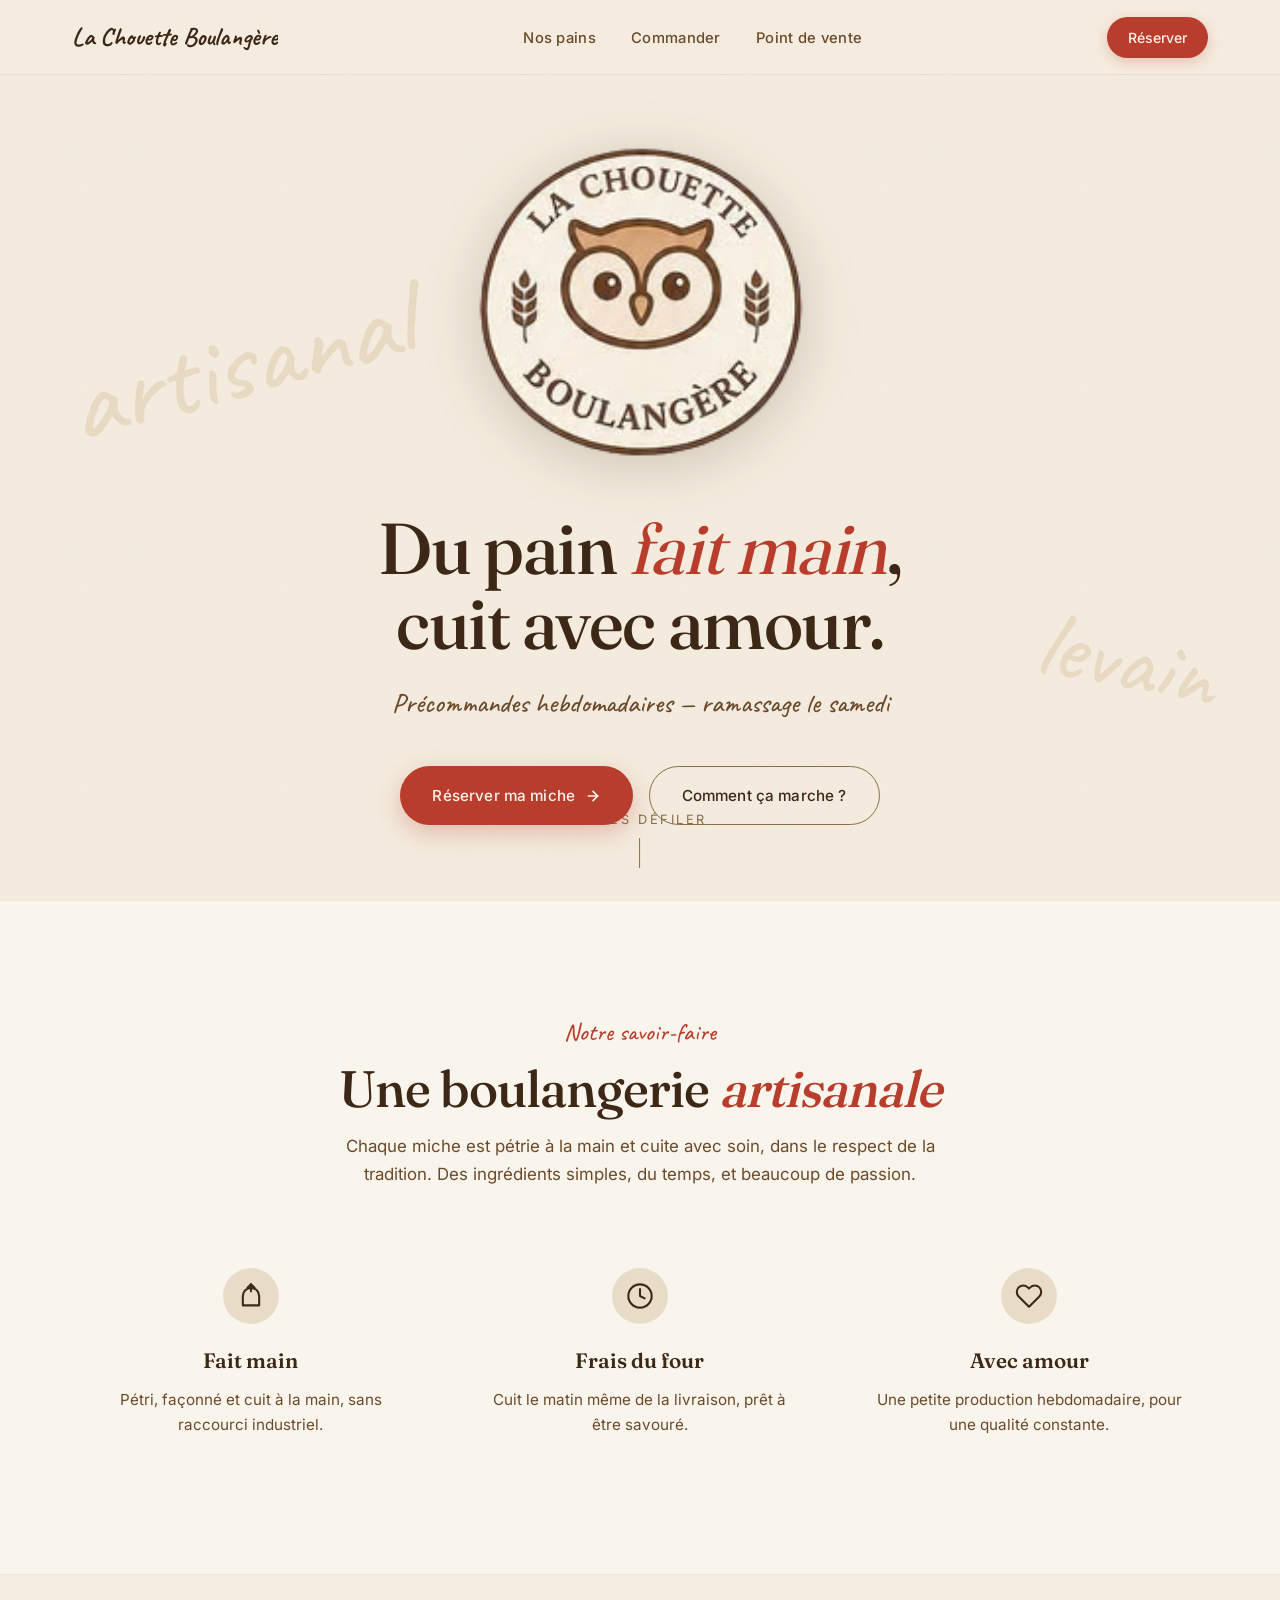
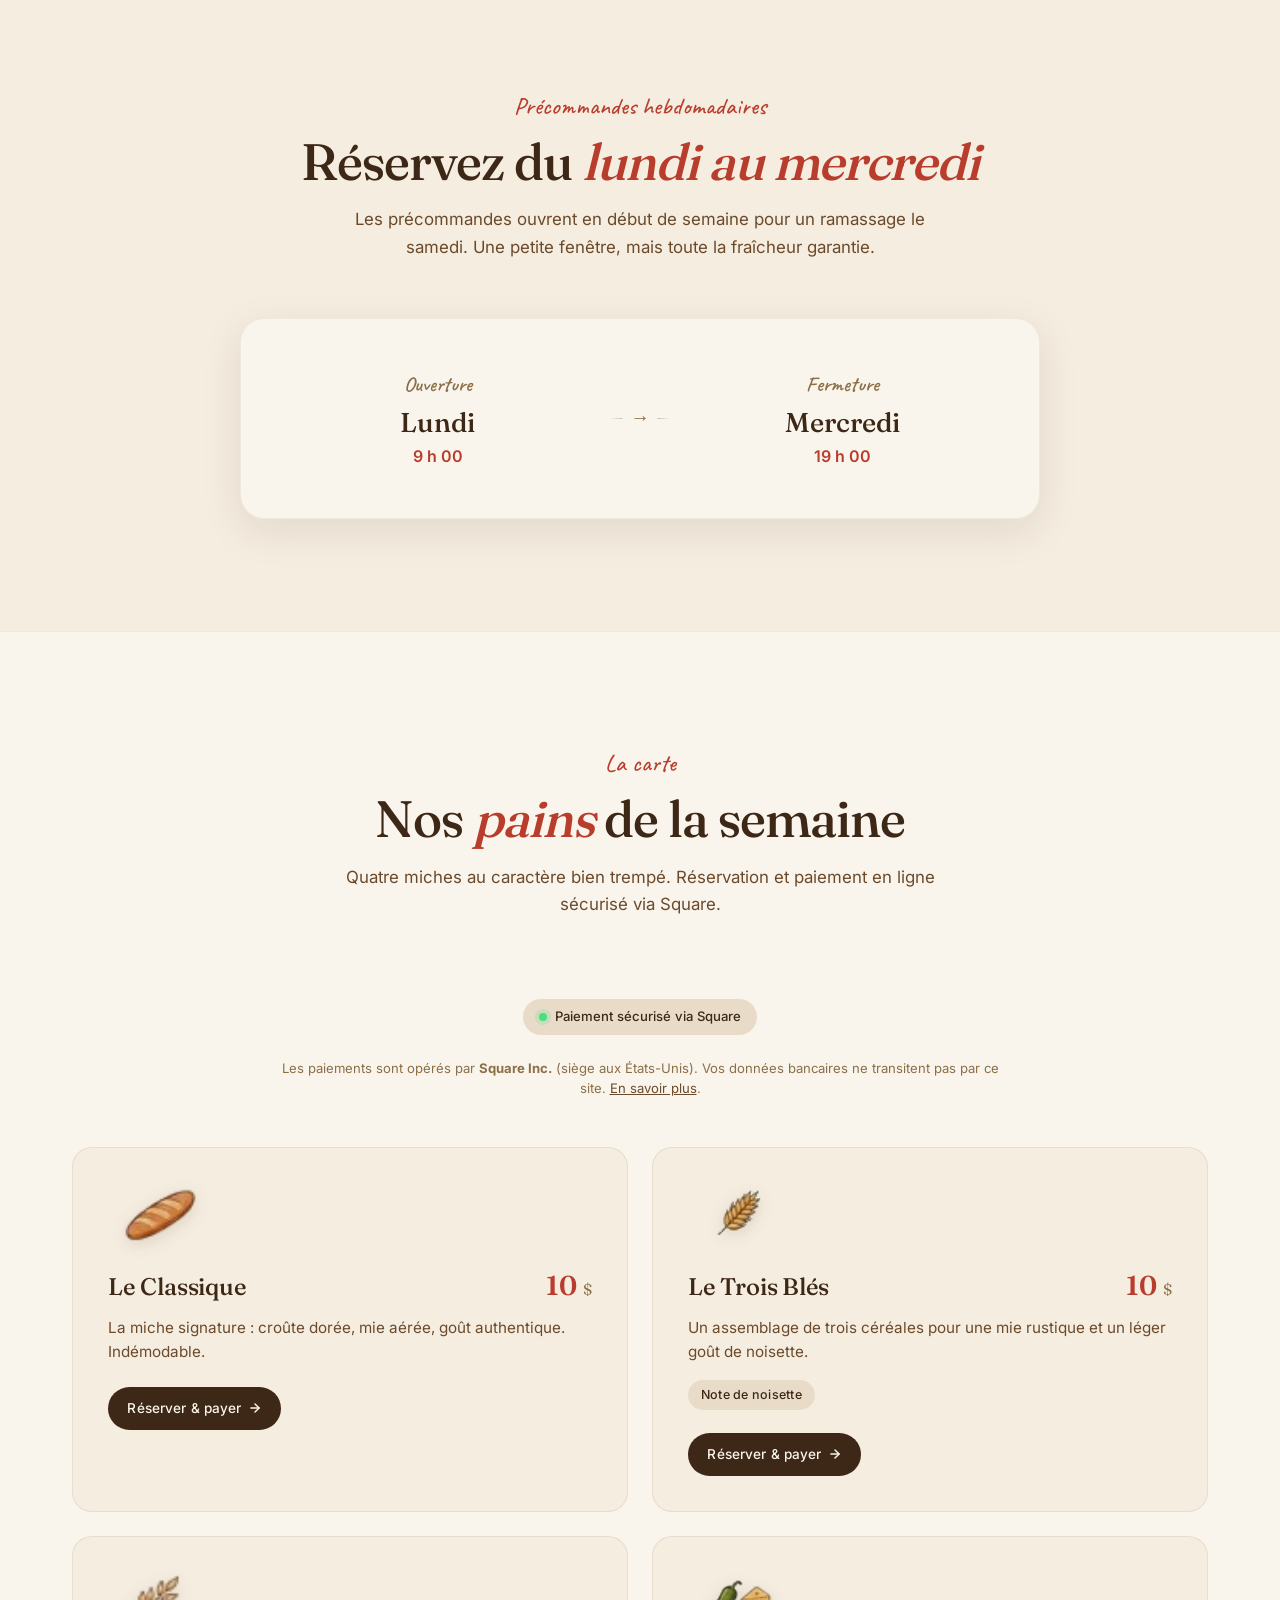
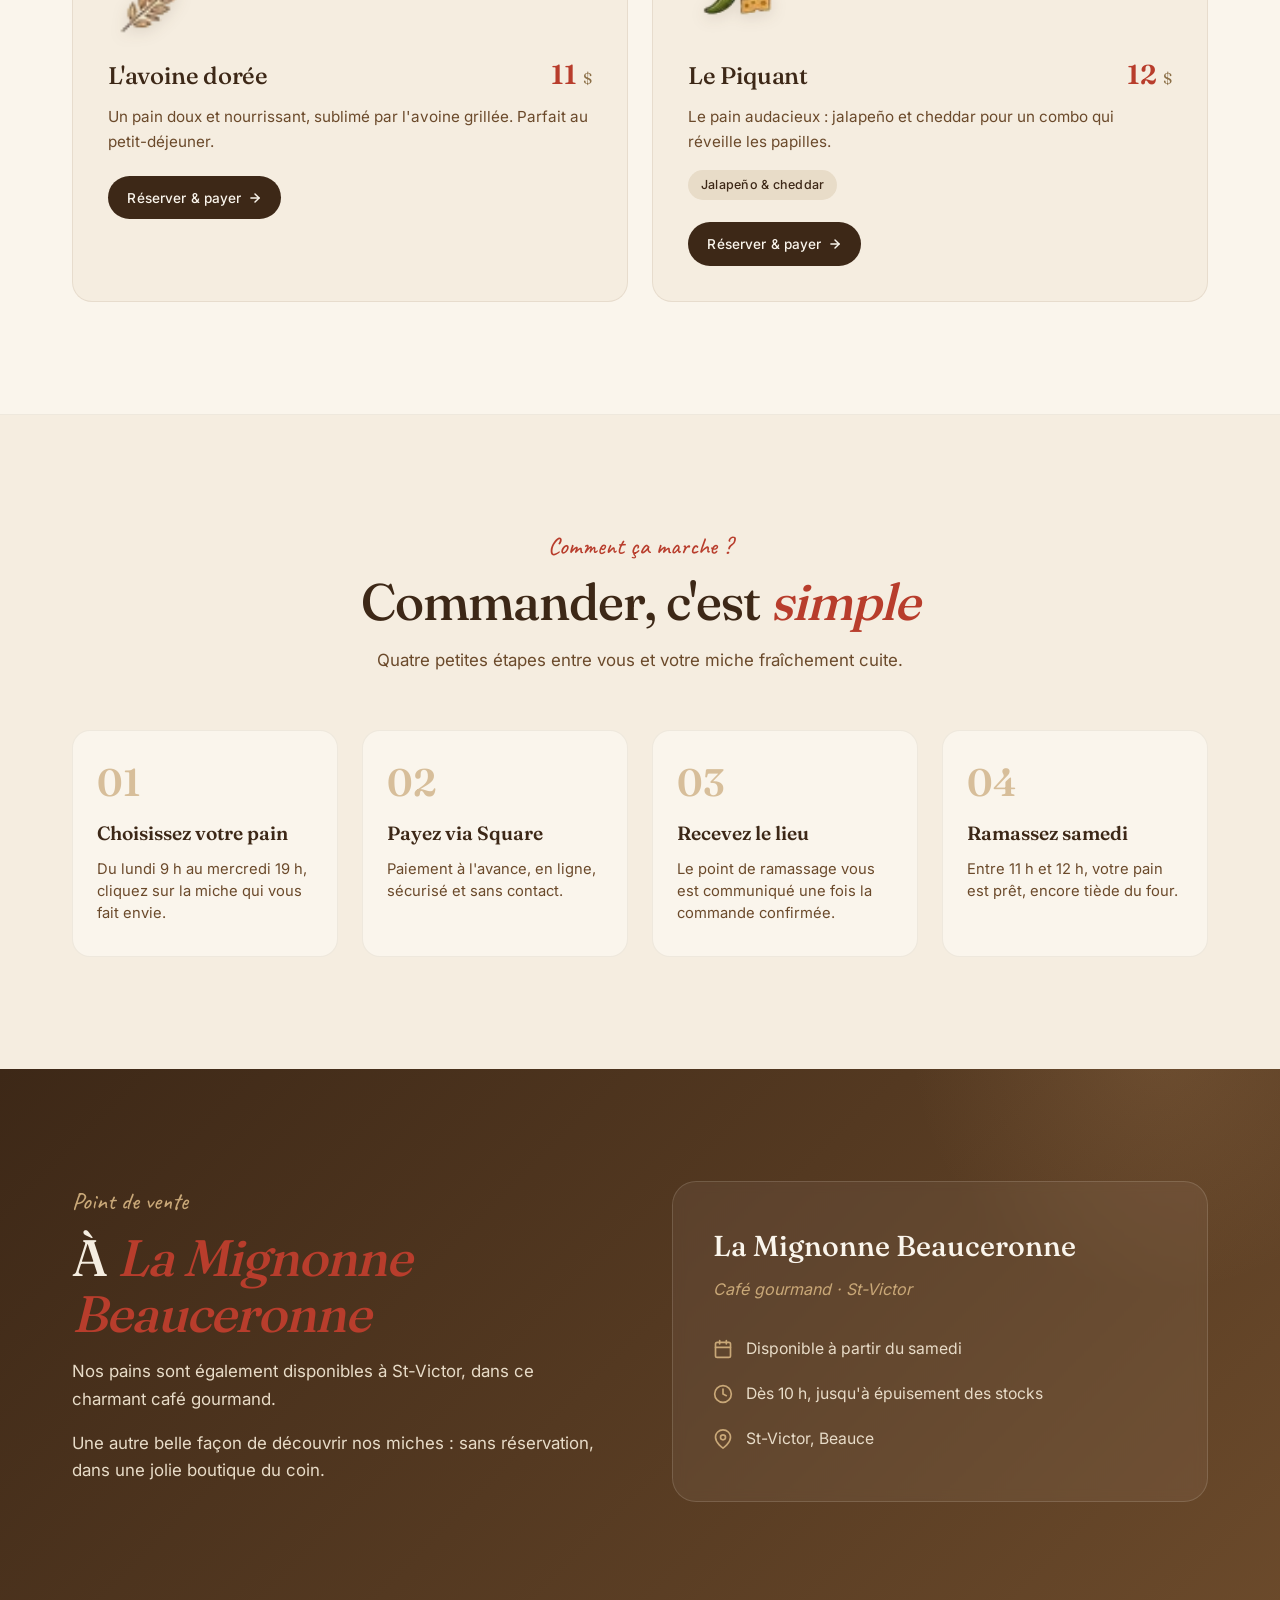
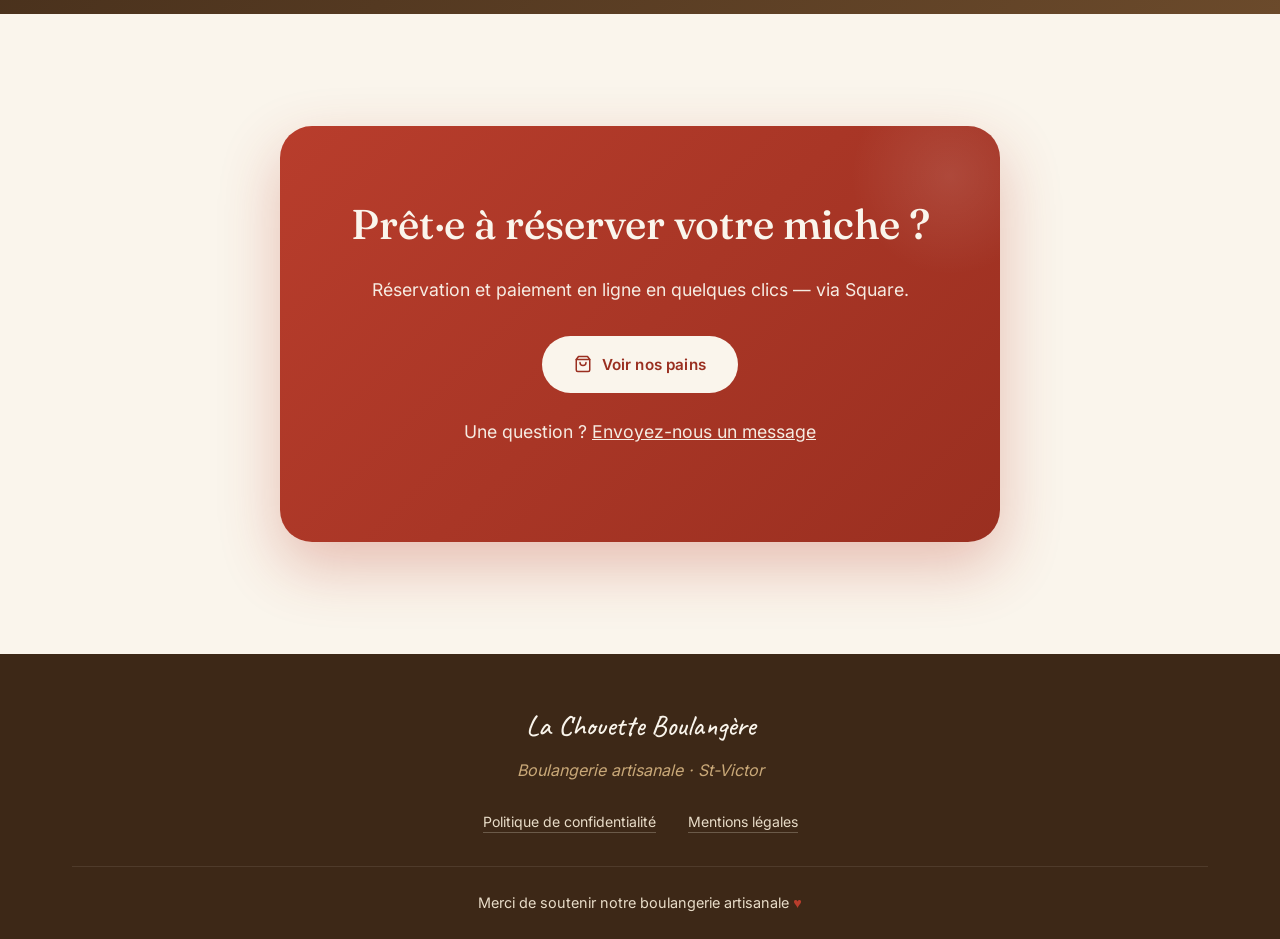
<file: index.html>
<!DOCTYPE html>
<html lang="fr">
<head>
<meta charset="UTF-8" />
<meta name="viewport" content="width=device-width, initial-scale=1.0" />
<meta name="robots" content="noindex" />
<title>La Chouette Boulangère — Boulangerie artisanale</title>
<meta name="description" content="Boulangerie artisanale. Précommandes hebdomadaires, pains au levain cuits avec amour. Ramassage le samedi à St-Victor." />
<link rel="icon" type="image/png" href="logo.png" />
<link rel="stylesheet" href="fonts.css" />
<link rel="stylesheet" href="styles.css" />
</head>
<body>

<nav>
  <div class="nav-inner">
    <a href="#" class="nav-brand">La Chouette Boulangère</a>
    <ul class="nav-links">
      <li><a href="#nos-pains">Nos pains</a></li>
      <li><a href="#commander">Commander</a></li>
      <li><a href="#point-de-vente">Point de vente</a></li>
    </ul>
    <a href="#contact" class="nav-cta">Réserver</a>
  </div>
</nav>

<!-- HERO -->
<header class="hero">
  <span class="hero-decor left">artisanal</span>
  <span class="hero-decor right">levain</span>
  <div class="container">
    <img src="logo.png" alt="La Chouette Boulangère" class="hero-logo" />
    <h1>Du pain <em>fait main</em>,<br />cuit avec amour.</h1>
    <p class="hero-tagline">Précommandes hebdomadaires &mdash; ramassage le samedi</p>
    <div class="hero-cta-group">
      <a href="#nos-pains" class="btn btn-primary">Réserver ma miche
        <svg width="16" height="16" viewBox="0 0 24 24" fill="none" stroke="currentColor" stroke-width="2.5" stroke-linecap="round" stroke-linejoin="round"><line x1="5" y1="12" x2="19" y2="12"/><polyline points="12 5 19 12 12 19"/></svg>
      </a>
      <a href="#commander" class="btn btn-secondary">Comment ça marche ?</a>
    </div>
  </div>
  <div class="scroll-hint">Faites défiler</div>
</header>

<!-- ABOUT -->
<section class="about reveal">
  <div class="container text-center">
    <span class="section-label">Notre savoir-faire</span>
    <h2 class="section-title">Une boulangerie <em>artisanale</em></h2>
    <p class="section-intro">Chaque miche est pétrie à la main et cuite avec soin, dans le respect de la tradition. Des ingrédients simples, du temps, et beaucoup de passion.</p>

    <div class="about-grid">
      <div class="about-item">
        <div class="about-icon">
          <svg width="28" height="28" viewBox="0 0 24 24" fill="none" stroke="currentColor" stroke-width="1.8" stroke-linecap="round" stroke-linejoin="round"><path d="M12 2v6"/><path d="M9 5l3-3 3 3"/><path d="M5 12c0-3.87 3.13-7 7-7s7 3.13 7 7v8H5z"/></svg>
        </div>
        <h3>Fait main</h3>
        <p>Pétri, façonné et cuit à la main, sans raccourci industriel.</p>
      </div>
      <div class="about-item">
        <div class="about-icon">
          <svg width="28" height="28" viewBox="0 0 24 24" fill="none" stroke="currentColor" stroke-width="1.8" stroke-linecap="round" stroke-linejoin="round"><circle cx="12" cy="12" r="10"/><polyline points="12 6 12 12 16 14"/></svg>
        </div>
        <h3>Frais du four</h3>
        <p>Cuit le matin même de la livraison, prêt à être savouré.</p>
      </div>
      <div class="about-item">
        <div class="about-icon">
          <svg width="28" height="28" viewBox="0 0 24 24" fill="none" stroke="currentColor" stroke-width="1.8" stroke-linecap="round" stroke-linejoin="round"><path d="M20.84 4.61a5.5 5.5 0 0 0-7.78 0L12 5.67l-1.06-1.06a5.5 5.5 0 0 0-7.78 7.78l1.06 1.06L12 21.23l7.78-7.78 1.06-1.06a5.5 5.5 0 0 0 0-7.78z"/></svg>
        </div>
        <h3>Avec amour</h3>
        <p>Une petite production hebdomadaire, pour une qualité constante.</p>
      </div>
    </div>
  </div>
</section>

<!-- SCHEDULE -->
<section class="schedule reveal" id="precommandes">
  <div class="container">
    <div class="text-center">
      <span class="section-label">Précommandes hebdomadaires</span>
      <h2 class="section-title">Réservez du <em>lundi au mercredi</em></h2>
      <p class="section-intro">Les précommandes ouvrent en début de semaine pour un ramassage le samedi. Une petite fenêtre, mais toute la fraîcheur garantie.</p>
    </div>

    <div class="schedule-card">
      <div class="schedule-row">
        <div class="schedule-item">
          <h4>Ouverture</h4>
          <div class="day">Lundi</div>
          <div class="time">9 h 00</div>
        </div>
        <div class="schedule-divider"></div>
        <div class="schedule-item">
          <h4>Fermeture</h4>
          <div class="day">Mercredi</div>
          <div class="time">19 h 00</div>
        </div>
      </div>
    </div>
  </div>
</section>

<!-- MENU -->
<section class="menu reveal" id="nos-pains">
  <div class="container">
    <div class="text-center">
      <span class="section-label">La carte</span>
      <h2 class="section-title">Nos <em>pains</em> de la semaine</h2>
      <p class="section-intro">Quatre miches au caractère bien trempé. Réservation et paiement en ligne sécurisé via Square.</p>
      <div class="square-badge">Paiement sécurisé via Square</div>
      <p class="square-notice">Les paiements sont opérés par <strong>Square Inc.</strong> (siège aux États-Unis). Vos données bancaires ne transitent pas par ce site. <a href="politique-confidentialite.html">En savoir plus</a>.</p>
    </div>

    <div class="menu-grid">
      <!--
        SQUARE - Comment connecter le paiement :
        1. Créer un compte sur https://squareup.com/
        2. Dans le Dashboard → Articles, ajouter chaque pain
        3. Cliquer "Créer un lien de paiement" pour générer une URL Square Checkout
        4. Remplacer "https://square.link/u/REMPLACER" ci-dessous par chaque lien
      -->
      <div class="bread-card">
        <img src="icon-baguette.png" alt="" class="bread-icon" />
        <div class="bread-header">
          <div class="bread-name">Le Classique</div>
          <div class="bread-price">10 <small>$</small></div>
        </div>
        <p class="bread-desc">La miche signature : croûte dorée, mie aérée, goût authentique. Indémodable.</p>
        <a href="https://square.link/u/REMPLACER" target="_blank" rel="noopener" class="bread-buy">
          Réserver &amp; payer
          <svg width="14" height="14" viewBox="0 0 24 24" fill="none" stroke="currentColor" stroke-width="2.5" stroke-linecap="round" stroke-linejoin="round"><line x1="5" y1="12" x2="19" y2="12"/><polyline points="12 5 19 12 12 19"/></svg>
        </a>
      </div>

      <div class="bread-card">
        <img src="icon-trois-bles.png" alt="" class="bread-icon" />
        <div class="bread-header">
          <div class="bread-name">Le Trois Blés</div>
          <div class="bread-price">10 <small>$</small></div>
        </div>
        <p class="bread-desc">Un assemblage de trois céréales pour une mie rustique et un léger goût de noisette.</p>
        <span class="bread-tag">Note de noisette</span>
        <br />
        <a href="https://square.link/u/REMPLACER" target="_blank" rel="noopener" class="bread-buy">
          Réserver &amp; payer
          <svg width="14" height="14" viewBox="0 0 24 24" fill="none" stroke="currentColor" stroke-width="2.5" stroke-linecap="round" stroke-linejoin="round"><line x1="5" y1="12" x2="19" y2="12"/><polyline points="12 5 19 12 12 19"/></svg>
        </a>
      </div>

      <div class="bread-card">
        <img src="icon-avoine.png" alt="" class="bread-icon" />
        <div class="bread-header">
          <div class="bread-name">L'avoine dorée</div>
          <div class="bread-price">11 <small>$</small></div>
        </div>
        <p class="bread-desc">Un pain doux et nourrissant, sublimé par l'avoine grillée. Parfait au petit-déjeuner.</p>
        <a href="https://square.link/u/REMPLACER" target="_blank" rel="noopener" class="bread-buy">
          Réserver &amp; payer
          <svg width="14" height="14" viewBox="0 0 24 24" fill="none" stroke="currentColor" stroke-width="2.5" stroke-linecap="round" stroke-linejoin="round"><line x1="5" y1="12" x2="19" y2="12"/><polyline points="12 5 19 12 12 19"/></svg>
        </a>
      </div>

      <div class="bread-card">
        <img src="icon-piquant.png" alt="" class="bread-icon" />
        <div class="bread-header">
          <div class="bread-name">Le Piquant</div>
          <div class="bread-price">12 <small>$</small></div>
        </div>
        <p class="bread-desc">Le pain audacieux : jalapeño et cheddar pour un combo qui réveille les papilles.</p>
        <span class="bread-tag">Jalapeño &amp; cheddar</span>
        <br />
        <a href="https://square.link/u/REMPLACER" target="_blank" rel="noopener" class="bread-buy">
          Réserver &amp; payer
          <svg width="14" height="14" viewBox="0 0 24 24" fill="none" stroke="currentColor" stroke-width="2.5" stroke-linecap="round" stroke-linejoin="round"><line x1="5" y1="12" x2="19" y2="12"/><polyline points="12 5 19 12 12 19"/></svg>
        </a>
      </div>
    </div>
  </div>
</section>

<!-- ORDER PROCESS -->
<section class="reveal" id="commander">
  <div class="container">
    <div class="text-center">
      <span class="section-label">Comment ça marche ?</span>
      <h2 class="section-title">Commander, c'est <em>simple</em></h2>
      <p class="section-intro">Quatre petites étapes entre vous et votre miche fraîchement cuite.</p>
    </div>

    <div class="order-steps">
      <div class="step">
        <h4>Choisissez votre pain</h4>
        <p>Du lundi 9 h au mercredi 19 h, cliquez sur la miche qui vous fait envie.</p>
      </div>
      <div class="step">
        <h4>Payez via Square</h4>
        <p>Paiement à l'avance, en ligne, sécurisé et sans contact.</p>
      </div>
      <div class="step">
        <h4>Recevez le lieu</h4>
        <p>Le point de ramassage vous est communiqué une fois la commande confirmée.</p>
      </div>
      <div class="step">
        <h4>Ramassez samedi</h4>
        <p>Entre 11 h et 12 h, votre pain est prêt, encore tiède du four.</p>
      </div>
    </div>
  </div>
</section>

<!-- POINT OF SALE -->
<section class="pos reveal" id="point-de-vente">
  <div class="container">
    <div class="pos-grid">
      <div>
        <span class="section-label">Point de vente</span>
        <h2 class="section-title">À <em>La Mignonne Beauceronne</em></h2>
        <p class="lead">Nos pains sont également disponibles à St-Victor, dans ce charmant café gourmand.</p>
        <p class="lead">Une autre belle façon de découvrir nos miches : sans réservation, dans une jolie boutique du coin.</p>
      </div>

      <div class="pos-info">
        <h3>La Mignonne Beauceronne</h3>
        <div class="place">Café gourmand &middot; St-Victor</div>
        <ul>
          <li>
            <svg width="20" height="20" viewBox="0 0 24 24" fill="none" stroke="currentColor" stroke-width="2" stroke-linecap="round" stroke-linejoin="round"><rect x="3" y="4" width="18" height="18" rx="2"/><line x1="16" y1="2" x2="16" y2="6"/><line x1="8" y1="2" x2="8" y2="6"/><line x1="3" y1="10" x2="21" y2="10"/></svg>
            Disponible à partir du samedi
          </li>
          <li>
            <svg width="20" height="20" viewBox="0 0 24 24" fill="none" stroke="currentColor" stroke-width="2" stroke-linecap="round" stroke-linejoin="round"><circle cx="12" cy="12" r="10"/><polyline points="12 6 12 12 16 14"/></svg>
            Dès 10 h, jusqu'à épuisement des stocks
          </li>
          <li>
            <svg width="20" height="20" viewBox="0 0 24 24" fill="none" stroke="currentColor" stroke-width="2" stroke-linecap="round" stroke-linejoin="round"><path d="M21 10c0 7-9 13-9 13s-9-6-9-13a9 9 0 0 1 18 0z"/><circle cx="12" cy="10" r="3"/></svg>
            St-Victor, Beauce
          </li>
        </ul>
      </div>
    </div>
  </div>
</section>

<!-- CTA -->
<section class="cta-section reveal" id="contact">
  <div class="container">
    <div class="cta-card">
      <h2>Prêt&middot;e à réserver votre miche ?</h2>
      <p>Réservation et paiement en ligne en quelques clics &mdash; via Square.</p>
      <a href="#nos-pains" class="btn">
        <svg width="18" height="18" viewBox="0 0 24 24" fill="none" stroke="currentColor" stroke-width="2" stroke-linecap="round" stroke-linejoin="round"><path d="M6 2L3 6v14a2 2 0 0 0 2 2h14a2 2 0 0 0 2-2V6l-3-4z"/><line x1="3" y1="6" x2="21" y2="6"/><path d="M16 10a4 4 0 0 1-8 0"/></svg>
        Voir nos pains
      </a>
      <p class="cta-question">Une question ? <a href="#">Envoyez-nous un message</a></p>
    </div>
  </div>
</section>

<!-- FOOTER -->
<footer>
  <div class="container">
    <div class="footer-brand">La Chouette Boulangère</div>
    <div class="footer-tag">Boulangerie artisanale &middot; St-Victor</div>
    <ul class="footer-links">
      <li><a href="politique-confidentialite.html">Politique de confidentialité</a></li>
      <li><a href="mentions-legales.html">Mentions légales</a></li>
    </ul>
    <div class="footer-thanks">
      Merci de soutenir notre boulangerie artisanale <span class="heart">&hearts;</span>
    </div>
  </div>
</footer>

<script src="script.js" defer></script>
</body>
</html>
</file>
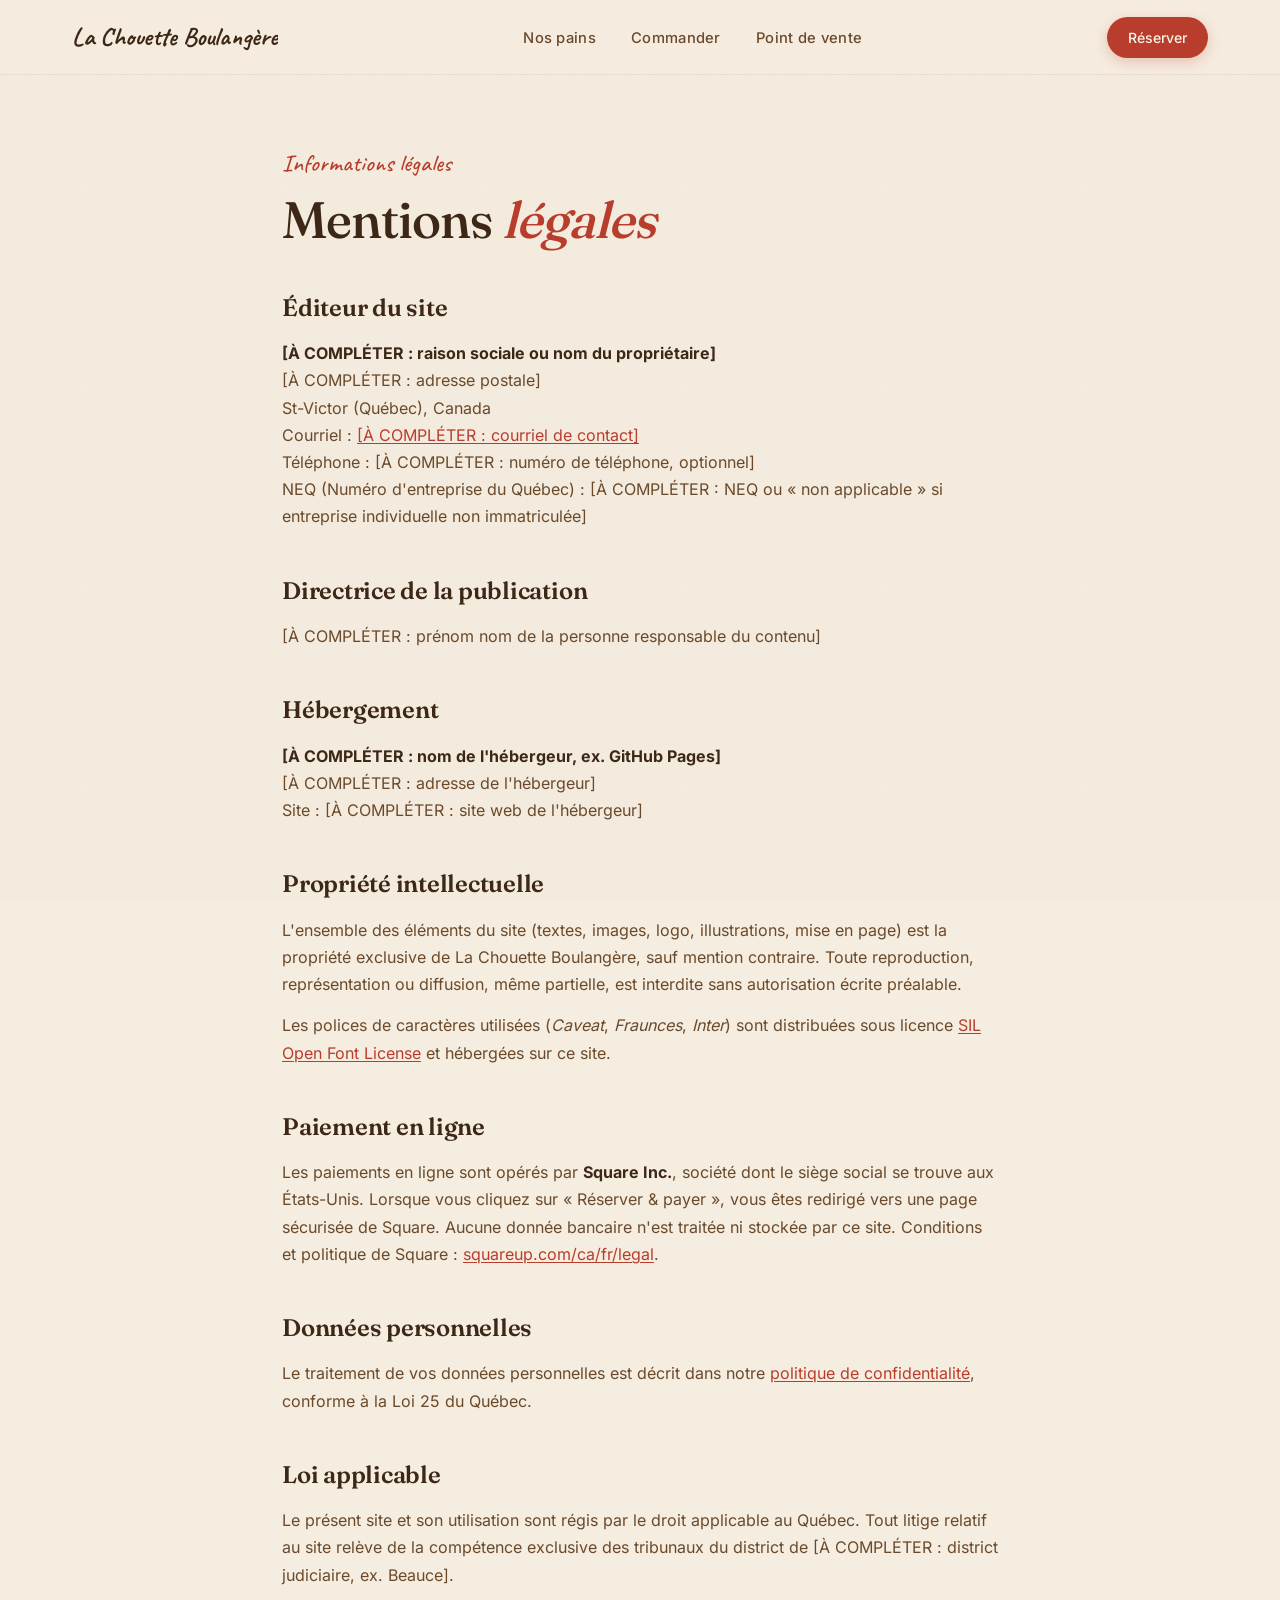
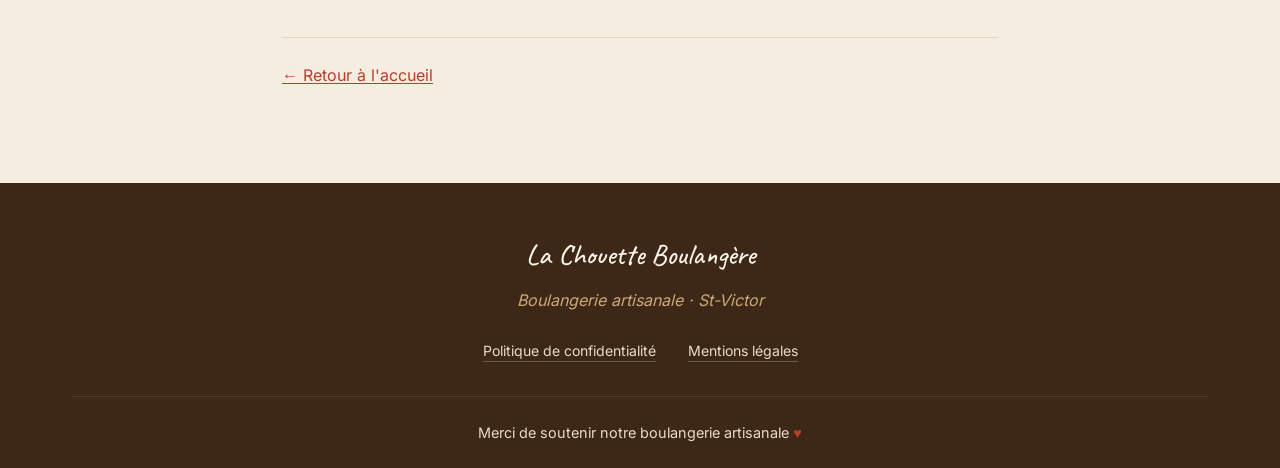
<file: mentions-legales.html>
<!DOCTYPE html>
<html lang="fr">
<head>
<meta charset="UTF-8" />
<meta name="viewport" content="width=device-width, initial-scale=1.0" />
<meta name="robots" content="noindex" />
<title>Mentions légales — La Chouette Boulangère</title>
<meta name="description" content="Mentions légales du site La Chouette Boulangère." />
<link rel="icon" type="image/png" href="logo.png" />
<link rel="stylesheet" href="fonts.css" />
<link rel="stylesheet" href="styles.css" />
</head>
<body>

<nav>
  <div class="nav-inner">
    <a href="index.html" class="nav-brand">La Chouette Boulangère</a>
    <ul class="nav-links">
      <li><a href="index.html#nos-pains">Nos pains</a></li>
      <li><a href="index.html#commander">Commander</a></li>
      <li><a href="index.html#point-de-vente">Point de vente</a></li>
    </ul>
    <a href="index.html#contact" class="nav-cta">Réserver</a>
  </div>
</nav>

<main class="legal-page">
  <div class="container">
    <span class="section-label">Informations légales</span>
    <h1 class="section-title">Mentions <em>légales</em></h1>

    <h2>Éditeur du site</h2>
    <p>
      <strong>[À COMPLÉTER : raison sociale ou nom du propriétaire]</strong><br />
      [À COMPLÉTER : adresse postale]<br />
      St-Victor (Québec), Canada<br />
      Courriel : <a href="mailto:[À COMPLÉTER : courriel de contact]">[À COMPLÉTER : courriel de contact]</a><br />
      Téléphone : [À COMPLÉTER : numéro de téléphone, optionnel]<br />
      NEQ (Numéro d'entreprise du Québec) : [À COMPLÉTER : NEQ ou « non applicable » si entreprise individuelle non immatriculée]
    </p>

    <h2>Directrice de la publication</h2>
    <p>[À COMPLÉTER : prénom nom de la personne responsable du contenu]</p>

    <h2>Hébergement</h2>
    <p>
      <strong>[À COMPLÉTER : nom de l'hébergeur, ex. GitHub Pages]</strong><br />
      [À COMPLÉTER : adresse de l'hébergeur]<br />
      Site : [À COMPLÉTER : site web de l'hébergeur]
    </p>

    <h2>Propriété intellectuelle</h2>
    <p>L'ensemble des éléments du site (textes, images, logo, illustrations, mise en page) est la propriété exclusive de La Chouette Boulangère, sauf mention contraire. Toute reproduction, représentation ou diffusion, même partielle, est interdite sans autorisation écrite préalable.</p>
    <p>Les polices de caractères utilisées (<em>Caveat</em>, <em>Fraunces</em>, <em>Inter</em>) sont distribuées sous licence <a href="https://openfontlicense.org/" target="_blank" rel="noopener">SIL Open Font License</a> et hébergées sur ce site.</p>

    <h2>Paiement en ligne</h2>
    <p>Les paiements en ligne sont opérés par <strong>Square Inc.</strong>, société dont le siège social se trouve aux États-Unis. Lorsque vous cliquez sur « Réserver &amp; payer », vous êtes redirigé vers une page sécurisée de Square. Aucune donnée bancaire n'est traitée ni stockée par ce site. Conditions et politique de Square : <a href="https://squareup.com/ca/fr/legal" target="_blank" rel="noopener">squareup.com/ca/fr/legal</a>.</p>

    <h2>Données personnelles</h2>
    <p>Le traitement de vos données personnelles est décrit dans notre <a href="politique-confidentialite.html">politique de confidentialité</a>, conforme à la Loi 25 du Québec.</p>

    <h2>Loi applicable</h2>
    <p>Le présent site et son utilisation sont régis par le droit applicable au Québec. Tout litige relatif au site relève de la compétence exclusive des tribunaux du district de [À COMPLÉTER : district judiciaire, ex. Beauce].</p>

    <p class="legal-back"><a href="index.html">&larr; Retour à l'accueil</a></p>
  </div>
</main>

<footer>
  <div class="container">
    <div class="footer-brand">La Chouette Boulangère</div>
    <div class="footer-tag">Boulangerie artisanale &middot; St-Victor</div>
    <ul class="footer-links">
      <li><a href="politique-confidentialite.html">Politique de confidentialité</a></li>
      <li><a href="mentions-legales.html">Mentions légales</a></li>
    </ul>
    <div class="footer-thanks">
      Merci de soutenir notre boulangerie artisanale <span class="heart">&hearts;</span>
    </div>
  </div>
</footer>

</body>
</html>
</file>
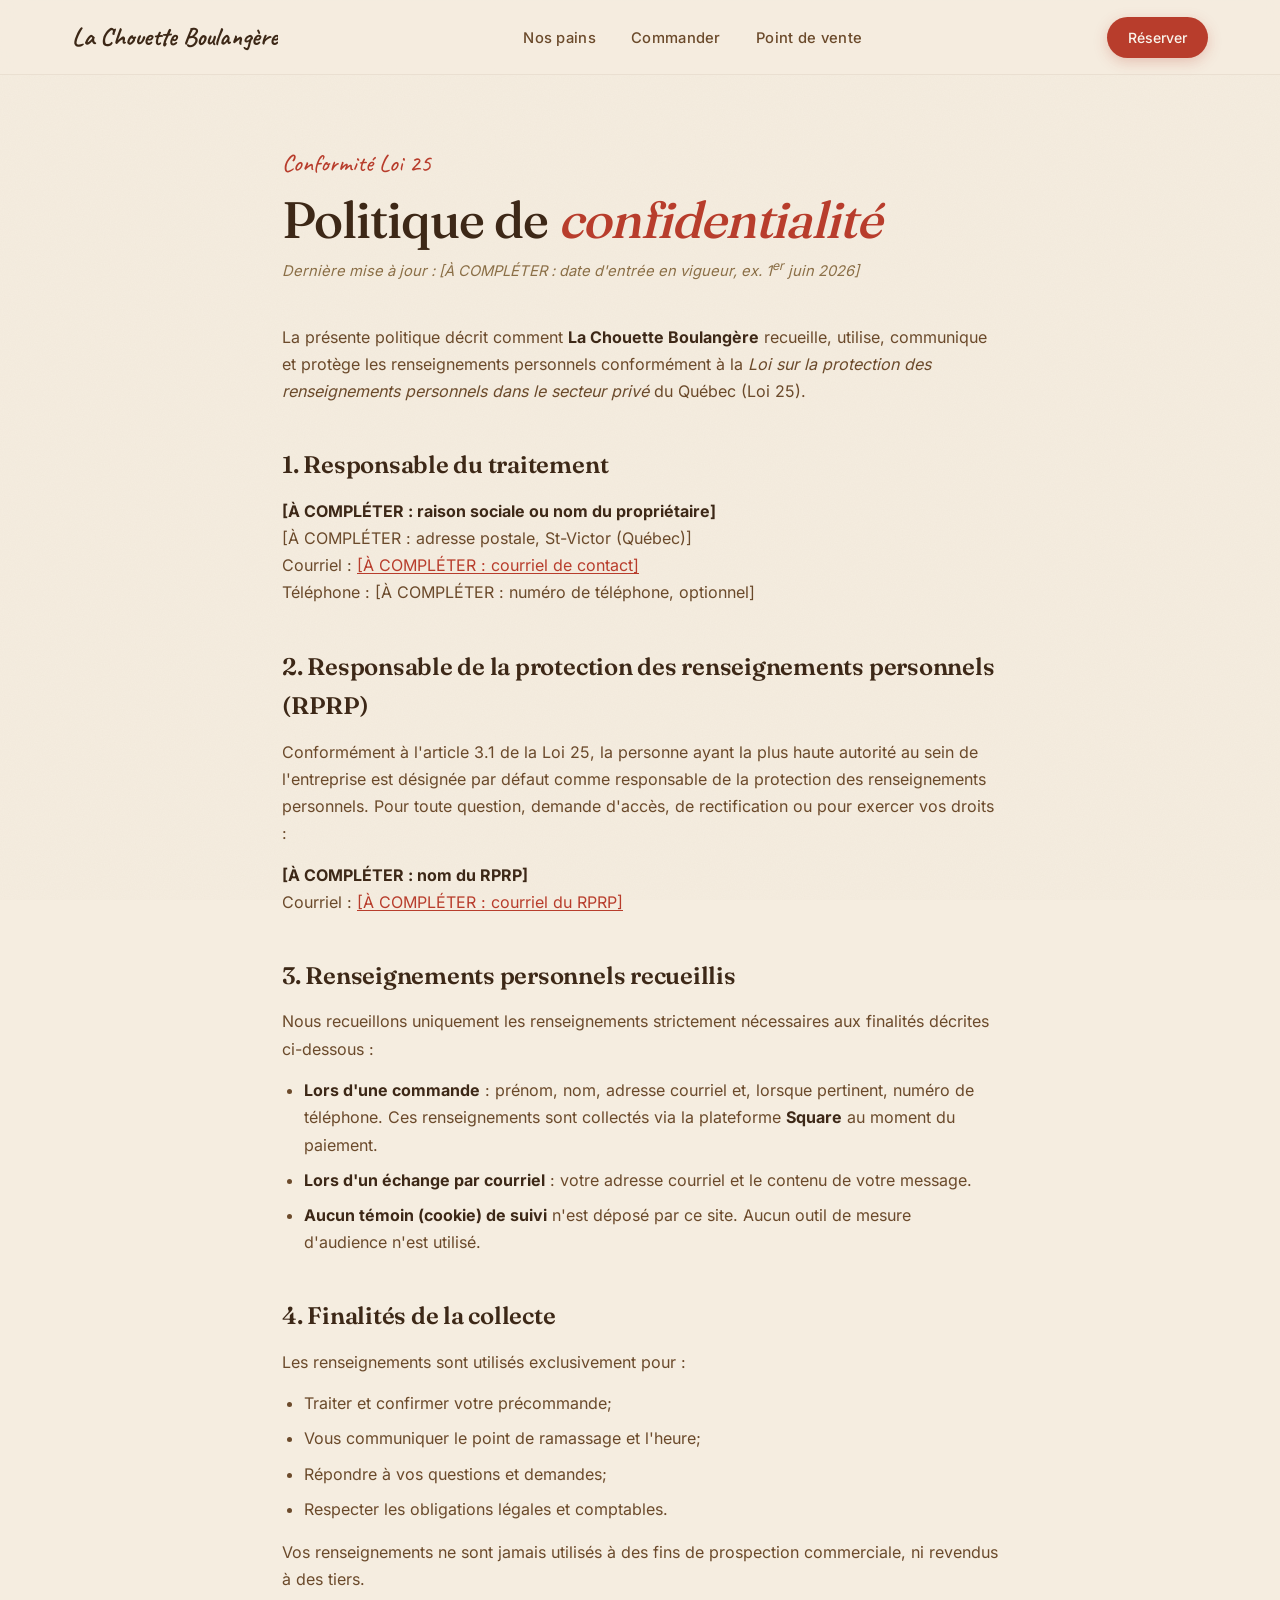
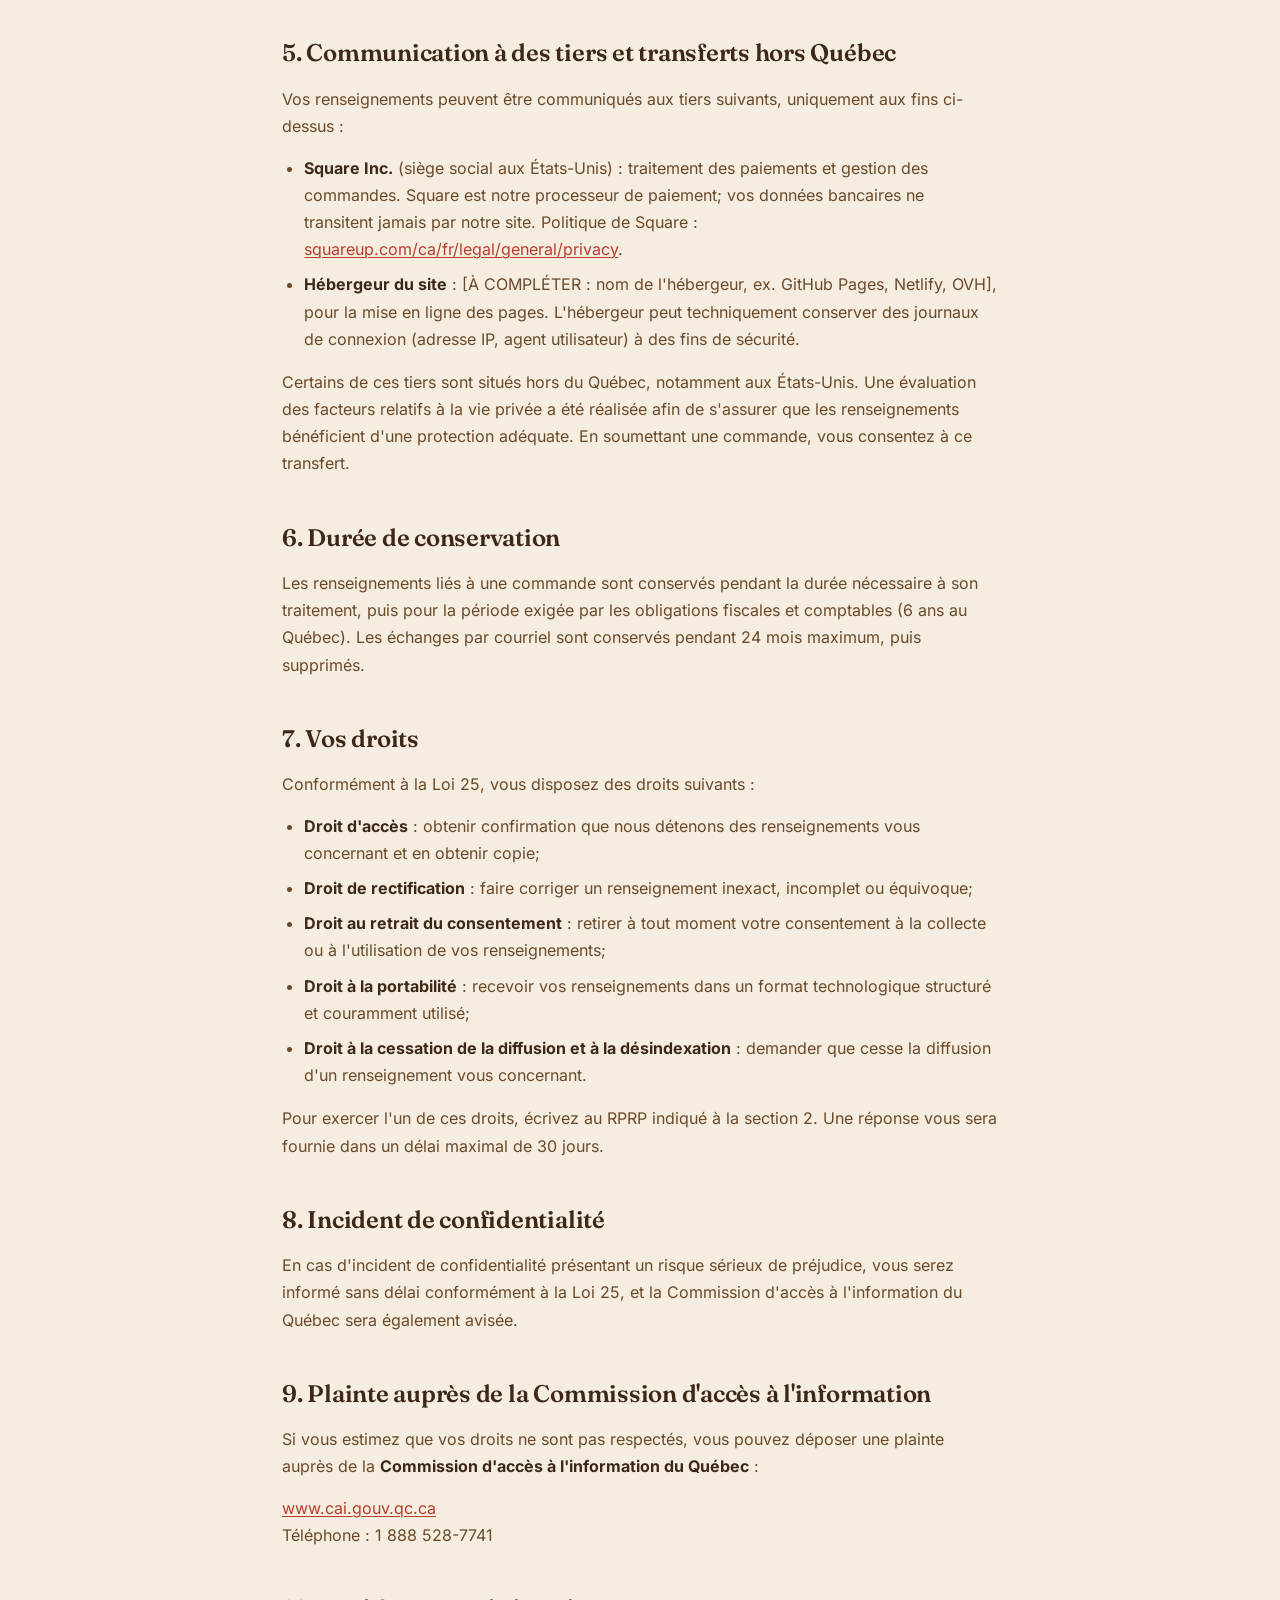
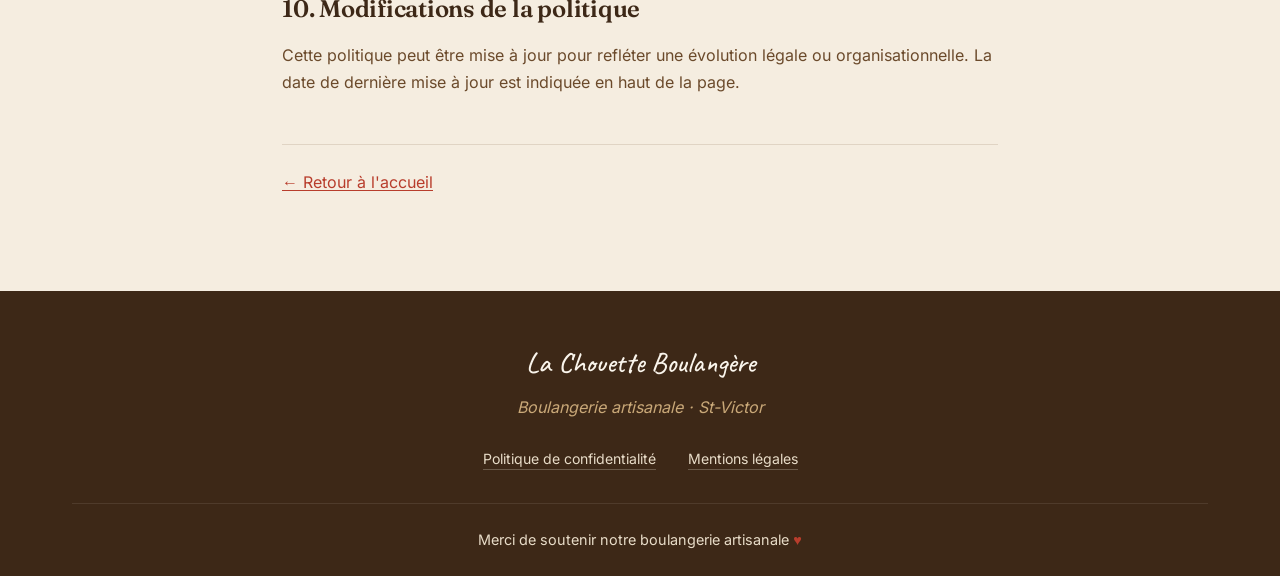
<file: politique-confidentialite.html>
<!DOCTYPE html>
<html lang="fr">
<head>
<meta charset="UTF-8" />
<meta name="viewport" content="width=device-width, initial-scale=1.0" />
<meta name="robots" content="noindex" />
<title>Politique de confidentialité — La Chouette Boulangère</title>
<meta name="description" content="Politique de confidentialité conforme à la Loi 25 (Québec)." />
<link rel="icon" type="image/png" href="logo.png" />
<link rel="stylesheet" href="fonts.css" />
<link rel="stylesheet" href="styles.css" />
</head>
<body>

<nav>
  <div class="nav-inner">
    <a href="index.html" class="nav-brand">La Chouette Boulangère</a>
    <ul class="nav-links">
      <li><a href="index.html#nos-pains">Nos pains</a></li>
      <li><a href="index.html#commander">Commander</a></li>
      <li><a href="index.html#point-de-vente">Point de vente</a></li>
    </ul>
    <a href="index.html#contact" class="nav-cta">Réserver</a>
  </div>
</nav>

<main class="legal-page">
  <div class="container">
    <span class="section-label">Conformité Loi 25</span>
    <h1 class="section-title">Politique de <em>confidentialité</em></h1>
    <p class="legal-updated">Dernière mise à jour : [À COMPLÉTER : date d'entrée en vigueur, ex. 1<sup>er</sup> juin 2026]</p>

    <p>La présente politique décrit comment <strong>La Chouette Boulangère</strong> recueille, utilise, communique et protège les renseignements personnels conformément à la <em>Loi sur la protection des renseignements personnels dans le secteur privé</em> du Québec (Loi 25).</p>

    <h2>1. Responsable du traitement</h2>
    <p>
      <strong>[À COMPLÉTER : raison sociale ou nom du propriétaire]</strong><br />
      [À COMPLÉTER : adresse postale, St-Victor (Québec)]<br />
      Courriel : <a href="mailto:[À COMPLÉTER : courriel de contact]">[À COMPLÉTER : courriel de contact]</a><br />
      Téléphone : [À COMPLÉTER : numéro de téléphone, optionnel]
    </p>

    <h2>2. Responsable de la protection des renseignements personnels (RPRP)</h2>
    <p>Conformément à l'article 3.1 de la Loi 25, la personne ayant la plus haute autorité au sein de l'entreprise est désignée par défaut comme responsable de la protection des renseignements personnels. Pour toute question, demande d'accès, de rectification ou pour exercer vos droits :</p>
    <p>
      <strong>[À COMPLÉTER : nom du RPRP]</strong><br />
      Courriel : <a href="mailto:[À COMPLÉTER : courriel du RPRP]">[À COMPLÉTER : courriel du RPRP]</a>
    </p>

    <h2>3. Renseignements personnels recueillis</h2>
    <p>Nous recueillons uniquement les renseignements strictement nécessaires aux finalités décrites ci-dessous :</p>
    <ul>
      <li><strong>Lors d'une commande</strong> : prénom, nom, adresse courriel et, lorsque pertinent, numéro de téléphone. Ces renseignements sont collectés via la plateforme <strong>Square</strong> au moment du paiement.</li>
      <li><strong>Lors d'un échange par courriel</strong> : votre adresse courriel et le contenu de votre message.</li>
      <li><strong>Aucun témoin (cookie) de suivi</strong> n'est déposé par ce site. Aucun outil de mesure d'audience n'est utilisé.</li>
    </ul>

    <h2>4. Finalités de la collecte</h2>
    <p>Les renseignements sont utilisés exclusivement pour :</p>
    <ul>
      <li>Traiter et confirmer votre précommande;</li>
      <li>Vous communiquer le point de ramassage et l'heure;</li>
      <li>Répondre à vos questions et demandes;</li>
      <li>Respecter les obligations légales et comptables.</li>
    </ul>
    <p>Vos renseignements ne sont jamais utilisés à des fins de prospection commerciale, ni revendus à des tiers.</p>

    <h2>5. Communication à des tiers et transferts hors Québec</h2>
    <p>Vos renseignements peuvent être communiqués aux tiers suivants, uniquement aux fins ci-dessus :</p>
    <ul>
      <li><strong>Square Inc.</strong> (siège social aux États-Unis) : traitement des paiements et gestion des commandes. Square est notre processeur de paiement; vos données bancaires ne transitent jamais par notre site. Politique de Square : <a href="https://squareup.com/ca/fr/legal/general/privacy" target="_blank" rel="noopener">squareup.com/ca/fr/legal/general/privacy</a>.</li>
      <li><strong>Hébergeur du site</strong> : [À COMPLÉTER : nom de l'hébergeur, ex. GitHub Pages, Netlify, OVH], pour la mise en ligne des pages. L'hébergeur peut techniquement conserver des journaux de connexion (adresse IP, agent utilisateur) à des fins de sécurité.</li>
    </ul>
    <p>Certains de ces tiers sont situés hors du Québec, notamment aux États-Unis. Une évaluation des facteurs relatifs à la vie privée a été réalisée afin de s'assurer que les renseignements bénéficient d'une protection adéquate. En soumettant une commande, vous consentez à ce transfert.</p>

    <h2>6. Durée de conservation</h2>
    <p>Les renseignements liés à une commande sont conservés pendant la durée nécessaire à son traitement, puis pour la période exigée par les obligations fiscales et comptables (6 ans au Québec). Les échanges par courriel sont conservés pendant 24 mois maximum, puis supprimés.</p>

    <h2>7. Vos droits</h2>
    <p>Conformément à la Loi 25, vous disposez des droits suivants :</p>
    <ul>
      <li><strong>Droit d'accès</strong> : obtenir confirmation que nous détenons des renseignements vous concernant et en obtenir copie;</li>
      <li><strong>Droit de rectification</strong> : faire corriger un renseignement inexact, incomplet ou équivoque;</li>
      <li><strong>Droit au retrait du consentement</strong> : retirer à tout moment votre consentement à la collecte ou à l'utilisation de vos renseignements;</li>
      <li><strong>Droit à la portabilité</strong> : recevoir vos renseignements dans un format technologique structuré et couramment utilisé;</li>
      <li><strong>Droit à la cessation de la diffusion et à la désindexation</strong> : demander que cesse la diffusion d'un renseignement vous concernant.</li>
    </ul>
    <p>Pour exercer l'un de ces droits, écrivez au RPRP indiqué à la section 2. Une réponse vous sera fournie dans un délai maximal de 30 jours.</p>

    <h2>8. Incident de confidentialité</h2>
    <p>En cas d'incident de confidentialité présentant un risque sérieux de préjudice, vous serez informé sans délai conformément à la Loi 25, et la Commission d'accès à l'information du Québec sera également avisée.</p>

    <h2>9. Plainte auprès de la Commission d'accès à l'information</h2>
    <p>Si vous estimez que vos droits ne sont pas respectés, vous pouvez déposer une plainte auprès de la <strong>Commission d'accès à l'information du Québec</strong> :</p>
    <p>
      <a href="https://www.cai.gouv.qc.ca/" target="_blank" rel="noopener">www.cai.gouv.qc.ca</a><br />
      Téléphone : 1 888 528-7741
    </p>

    <h2>10. Modifications de la politique</h2>
    <p>Cette politique peut être mise à jour pour refléter une évolution légale ou organisationnelle. La date de dernière mise à jour est indiquée en haut de la page.</p>

    <p class="legal-back"><a href="index.html">&larr; Retour à l'accueil</a></p>
  </div>
</main>

<footer>
  <div class="container">
    <div class="footer-brand">La Chouette Boulangère</div>
    <div class="footer-tag">Boulangerie artisanale &middot; St-Victor</div>
    <ul class="footer-links">
      <li><a href="politique-confidentialite.html">Politique de confidentialité</a></li>
      <li><a href="mentions-legales.html">Mentions légales</a></li>
    </ul>
    <div class="footer-thanks">
      Merci de soutenir notre boulangerie artisanale <span class="heart">&hearts;</span>
    </div>
  </div>
</footer>

</body>
</html>
</file>
<file: fonts.css>
/* Polices auto-hébergées (Caveat, Fraunces, Inter) — sous-ensembles latin + latin-ext */

/* caveat 500 — latin-ext */
@font-face {
  font-family: 'Caveat';
  font-style: normal;
  font-weight: 500;
  font-display: swap;
  src: url(fonts/caveat-500-latin-ext.woff2) format('woff2');
  unicode-range: U+0100-02BA, U+02BD-02C5, U+02C7-02CC, U+02CE-02D7, U+02DD-02FF, U+0304, U+0308, U+0329, U+1D00-1DBF, U+1E00-1E9F, U+1EF2-1EFF, U+2020, U+20A0-20AB, U+20AD-20C0, U+2113, U+2C60-2C7F, U+A720-A7FF;
}

/* caveat 500 — latin */
@font-face {
  font-family: 'Caveat';
  font-style: normal;
  font-weight: 500;
  font-display: swap;
  src: url(fonts/caveat-500-latin.woff2) format('woff2');
  unicode-range: U+0000-00FF, U+0131, U+0152-0153, U+02BB-02BC, U+02C6, U+02DA, U+02DC, U+0304, U+0308, U+0329, U+2000-206F, U+20AC, U+2122, U+2191, U+2193, U+2212, U+2215, U+FEFF, U+FFFD;
}

/* caveat 600 — latin-ext */
@font-face {
  font-family: 'Caveat';
  font-style: normal;
  font-weight: 600;
  font-display: swap;
  src: url(fonts/caveat-500-latin-ext.woff2) format('woff2');
  unicode-range: U+0100-02BA, U+02BD-02C5, U+02C7-02CC, U+02CE-02D7, U+02DD-02FF, U+0304, U+0308, U+0329, U+1D00-1DBF, U+1E00-1E9F, U+1EF2-1EFF, U+2020, U+20A0-20AB, U+20AD-20C0, U+2113, U+2C60-2C7F, U+A720-A7FF;
}

/* caveat 600 — latin */
@font-face {
  font-family: 'Caveat';
  font-style: normal;
  font-weight: 600;
  font-display: swap;
  src: url(fonts/caveat-500-latin.woff2) format('woff2');
  unicode-range: U+0000-00FF, U+0131, U+0152-0153, U+02BB-02BC, U+02C6, U+02DA, U+02DC, U+0304, U+0308, U+0329, U+2000-206F, U+20AC, U+2122, U+2191, U+2193, U+2212, U+2215, U+FEFF, U+FFFD;
}

/* caveat 700 — latin-ext */
@font-face {
  font-family: 'Caveat';
  font-style: normal;
  font-weight: 700;
  font-display: swap;
  src: url(fonts/caveat-500-latin-ext.woff2) format('woff2');
  unicode-range: U+0100-02BA, U+02BD-02C5, U+02C7-02CC, U+02CE-02D7, U+02DD-02FF, U+0304, U+0308, U+0329, U+1D00-1DBF, U+1E00-1E9F, U+1EF2-1EFF, U+2020, U+20A0-20AB, U+20AD-20C0, U+2113, U+2C60-2C7F, U+A720-A7FF;
}

/* caveat 700 — latin */
@font-face {
  font-family: 'Caveat';
  font-style: normal;
  font-weight: 700;
  font-display: swap;
  src: url(fonts/caveat-500-latin.woff2) format('woff2');
  unicode-range: U+0000-00FF, U+0131, U+0152-0153, U+02BB-02BC, U+02C6, U+02DA, U+02DC, U+0304, U+0308, U+0329, U+2000-206F, U+20AC, U+2122, U+2191, U+2193, U+2212, U+2215, U+FEFF, U+FFFD;
}

/* fraunces 400 — latin-ext */
@font-face {
  font-family: 'Fraunces';
  font-style: normal;
  font-weight: 400;
  font-display: swap;
  src: url(fonts/fraunces-400-latin-ext.woff2) format('woff2');
  unicode-range: U+0100-02BA, U+02BD-02C5, U+02C7-02CC, U+02CE-02D7, U+02DD-02FF, U+0304, U+0308, U+0329, U+1D00-1DBF, U+1E00-1E9F, U+1EF2-1EFF, U+2020, U+20A0-20AB, U+20AD-20C0, U+2113, U+2C60-2C7F, U+A720-A7FF;
}

/* fraunces 400 — latin */
@font-face {
  font-family: 'Fraunces';
  font-style: normal;
  font-weight: 400;
  font-display: swap;
  src: url(fonts/fraunces-400-latin.woff2) format('woff2');
  unicode-range: U+0000-00FF, U+0131, U+0152-0153, U+02BB-02BC, U+02C6, U+02DA, U+02DC, U+0304, U+0308, U+0329, U+2000-206F, U+20AC, U+2122, U+2191, U+2193, U+2212, U+2215, U+FEFF, U+FFFD;
}

/* fraunces 500 — latin-ext */
@font-face {
  font-family: 'Fraunces';
  font-style: normal;
  font-weight: 500;
  font-display: swap;
  src: url(fonts/fraunces-400-latin-ext.woff2) format('woff2');
  unicode-range: U+0100-02BA, U+02BD-02C5, U+02C7-02CC, U+02CE-02D7, U+02DD-02FF, U+0304, U+0308, U+0329, U+1D00-1DBF, U+1E00-1E9F, U+1EF2-1EFF, U+2020, U+20A0-20AB, U+20AD-20C0, U+2113, U+2C60-2C7F, U+A720-A7FF;
}

/* fraunces 500 — latin */
@font-face {
  font-family: 'Fraunces';
  font-style: normal;
  font-weight: 500;
  font-display: swap;
  src: url(fonts/fraunces-400-latin.woff2) format('woff2');
  unicode-range: U+0000-00FF, U+0131, U+0152-0153, U+02BB-02BC, U+02C6, U+02DA, U+02DC, U+0304, U+0308, U+0329, U+2000-206F, U+20AC, U+2122, U+2191, U+2193, U+2212, U+2215, U+FEFF, U+FFFD;
}

/* fraunces 600 — latin-ext */
@font-face {
  font-family: 'Fraunces';
  font-style: normal;
  font-weight: 600;
  font-display: swap;
  src: url(fonts/fraunces-400-latin-ext.woff2) format('woff2');
  unicode-range: U+0100-02BA, U+02BD-02C5, U+02C7-02CC, U+02CE-02D7, U+02DD-02FF, U+0304, U+0308, U+0329, U+1D00-1DBF, U+1E00-1E9F, U+1EF2-1EFF, U+2020, U+20A0-20AB, U+20AD-20C0, U+2113, U+2C60-2C7F, U+A720-A7FF;
}

/* fraunces 600 — latin */
@font-face {
  font-family: 'Fraunces';
  font-style: normal;
  font-weight: 600;
  font-display: swap;
  src: url(fonts/fraunces-400-latin.woff2) format('woff2');
  unicode-range: U+0000-00FF, U+0131, U+0152-0153, U+02BB-02BC, U+02C6, U+02DA, U+02DC, U+0304, U+0308, U+0329, U+2000-206F, U+20AC, U+2122, U+2191, U+2193, U+2212, U+2215, U+FEFF, U+FFFD;
}

/* fraunces 700 — latin-ext */
@font-face {
  font-family: 'Fraunces';
  font-style: normal;
  font-weight: 700;
  font-display: swap;
  src: url(fonts/fraunces-400-latin-ext.woff2) format('woff2');
  unicode-range: U+0100-02BA, U+02BD-02C5, U+02C7-02CC, U+02CE-02D7, U+02DD-02FF, U+0304, U+0308, U+0329, U+1D00-1DBF, U+1E00-1E9F, U+1EF2-1EFF, U+2020, U+20A0-20AB, U+20AD-20C0, U+2113, U+2C60-2C7F, U+A720-A7FF;
}

/* fraunces 700 — latin */
@font-face {
  font-family: 'Fraunces';
  font-style: normal;
  font-weight: 700;
  font-display: swap;
  src: url(fonts/fraunces-400-latin.woff2) format('woff2');
  unicode-range: U+0000-00FF, U+0131, U+0152-0153, U+02BB-02BC, U+02C6, U+02DA, U+02DC, U+0304, U+0308, U+0329, U+2000-206F, U+20AC, U+2122, U+2191, U+2193, U+2212, U+2215, U+FEFF, U+FFFD;
}

/* inter 300 — latin-ext */
@font-face {
  font-family: 'Inter';
  font-style: normal;
  font-weight: 300;
  font-display: swap;
  src: url(fonts/inter-300-latin-ext.woff2) format('woff2');
  unicode-range: U+0100-02BA, U+02BD-02C5, U+02C7-02CC, U+02CE-02D7, U+02DD-02FF, U+0304, U+0308, U+0329, U+1D00-1DBF, U+1E00-1E9F, U+1EF2-1EFF, U+2020, U+20A0-20AB, U+20AD-20C0, U+2113, U+2C60-2C7F, U+A720-A7FF;
}

/* inter 300 — latin */
@font-face {
  font-family: 'Inter';
  font-style: normal;
  font-weight: 300;
  font-display: swap;
  src: url(fonts/inter-300-latin.woff2) format('woff2');
  unicode-range: U+0000-00FF, U+0131, U+0152-0153, U+02BB-02BC, U+02C6, U+02DA, U+02DC, U+0304, U+0308, U+0329, U+2000-206F, U+20AC, U+2122, U+2191, U+2193, U+2212, U+2215, U+FEFF, U+FFFD;
}

/* inter 400 — latin-ext */
@font-face {
  font-family: 'Inter';
  font-style: normal;
  font-weight: 400;
  font-display: swap;
  src: url(fonts/inter-300-latin-ext.woff2) format('woff2');
  unicode-range: U+0100-02BA, U+02BD-02C5, U+02C7-02CC, U+02CE-02D7, U+02DD-02FF, U+0304, U+0308, U+0329, U+1D00-1DBF, U+1E00-1E9F, U+1EF2-1EFF, U+2020, U+20A0-20AB, U+20AD-20C0, U+2113, U+2C60-2C7F, U+A720-A7FF;
}

/* inter 400 — latin */
@font-face {
  font-family: 'Inter';
  font-style: normal;
  font-weight: 400;
  font-display: swap;
  src: url(fonts/inter-300-latin.woff2) format('woff2');
  unicode-range: U+0000-00FF, U+0131, U+0152-0153, U+02BB-02BC, U+02C6, U+02DA, U+02DC, U+0304, U+0308, U+0329, U+2000-206F, U+20AC, U+2122, U+2191, U+2193, U+2212, U+2215, U+FEFF, U+FFFD;
}

/* inter 500 — latin-ext */
@font-face {
  font-family: 'Inter';
  font-style: normal;
  font-weight: 500;
  font-display: swap;
  src: url(fonts/inter-300-latin-ext.woff2) format('woff2');
  unicode-range: U+0100-02BA, U+02BD-02C5, U+02C7-02CC, U+02CE-02D7, U+02DD-02FF, U+0304, U+0308, U+0329, U+1D00-1DBF, U+1E00-1E9F, U+1EF2-1EFF, U+2020, U+20A0-20AB, U+20AD-20C0, U+2113, U+2C60-2C7F, U+A720-A7FF;
}

/* inter 500 — latin */
@font-face {
  font-family: 'Inter';
  font-style: normal;
  font-weight: 500;
  font-display: swap;
  src: url(fonts/inter-300-latin.woff2) format('woff2');
  unicode-range: U+0000-00FF, U+0131, U+0152-0153, U+02BB-02BC, U+02C6, U+02DA, U+02DC, U+0304, U+0308, U+0329, U+2000-206F, U+20AC, U+2122, U+2191, U+2193, U+2212, U+2215, U+FEFF, U+FFFD;
}

/* inter 600 — latin-ext */
@font-face {
  font-family: 'Inter';
  font-style: normal;
  font-weight: 600;
  font-display: swap;
  src: url(fonts/inter-300-latin-ext.woff2) format('woff2');
  unicode-range: U+0100-02BA, U+02BD-02C5, U+02C7-02CC, U+02CE-02D7, U+02DD-02FF, U+0304, U+0308, U+0329, U+1D00-1DBF, U+1E00-1E9F, U+1EF2-1EFF, U+2020, U+20A0-20AB, U+20AD-20C0, U+2113, U+2C60-2C7F, U+A720-A7FF;
}

/* inter 600 — latin */
@font-face {
  font-family: 'Inter';
  font-style: normal;
  font-weight: 600;
  font-display: swap;
  src: url(fonts/inter-300-latin.woff2) format('woff2');
  unicode-range: U+0000-00FF, U+0131, U+0152-0153, U+02BB-02BC, U+02C6, U+02DA, U+02DC, U+0304, U+0308, U+0329, U+2000-206F, U+20AC, U+2122, U+2191, U+2193, U+2212, U+2215, U+FEFF, U+FFFD;
}

/* inter 700 — latin-ext */
@font-face {
  font-family: 'Inter';
  font-style: normal;
  font-weight: 700;
  font-display: swap;
  src: url(fonts/inter-300-latin-ext.woff2) format('woff2');
  unicode-range: U+0100-02BA, U+02BD-02C5, U+02C7-02CC, U+02CE-02D7, U+02DD-02FF, U+0304, U+0308, U+0329, U+1D00-1DBF, U+1E00-1E9F, U+1EF2-1EFF, U+2020, U+20A0-20AB, U+20AD-20C0, U+2113, U+2C60-2C7F, U+A720-A7FF;
}

/* inter 700 — latin */
@font-face {
  font-family: 'Inter';
  font-style: normal;
  font-weight: 700;
  font-display: swap;
  src: url(fonts/inter-300-latin.woff2) format('woff2');
  unicode-range: U+0000-00FF, U+0131, U+0152-0153, U+02BB-02BC, U+02C6, U+02DA, U+02DC, U+0304, U+0308, U+0329, U+2000-206F, U+20AC, U+2122, U+2191, U+2193, U+2212, U+2215, U+FEFF, U+FFFD;
}
</file>
<file: styles.css>
:root {
  --cream: #F5EDE0;
  --cream-light: #FAF5EC;
  --cream-dark: #E8DCC8;
  --brown-deep: #3D2817;
  --brown: #6B4A2B;
  --brown-warm: #8B6F47;
  --tan: #C9A878;
  --gold: #D4A574;
  --red: #B83D2C;
  --red-dark: #9A2F20;
  --green-leaf: #6B7F3A;
  --shadow: 0 12px 40px rgba(61, 40, 23, 0.10);
  --shadow-strong: 0 20px 60px rgba(61, 40, 23, 0.18);
}

* { margin: 0; padding: 0; box-sizing: border-box; }

html { scroll-behavior: smooth; }

body {
  font-family: 'Inter', -apple-system, sans-serif;
  background: var(--cream);
  color: var(--brown-deep);
  line-height: 1.65;
  overflow-x: hidden;
  -webkit-font-smoothing: antialiased;
}

/* Decorative grain texture */
body::before {
  content: '';
  position: fixed;
  inset: 0;
  pointer-events: none;
  background-image: url("data:image/svg+xml;utf8,<svg xmlns='http://www.w3.org/2000/svg' width='200' height='200'><filter id='n'><feTurbulence type='fractalNoise' baseFrequency='0.85' numOctaves='2' stitchTiles='stitch'/><feColorMatrix values='0 0 0 0 0.24 0 0 0 0 0.16 0 0 0 0 0.09 0 0 0 0.06 0'/></filter><rect width='100%25' height='100%25' filter='url(%23n)'/></svg>");
  opacity: 0.5;
  z-index: 1;
  mix-blend-mode: multiply;
}

.container {
  max-width: 1200px;
  margin: 0 auto;
  padding: 0 2rem;
  position: relative;
  z-index: 2;
}

/* ============ NAV ============ */
nav {
  position: fixed;
  top: 0;
  left: 0;
  right: 0;
  z-index: 100;
  padding: 1rem 0;
  background: rgba(245, 237, 224, 0.85);
  backdrop-filter: blur(12px);
  -webkit-backdrop-filter: blur(12px);
  border-bottom: 1px solid rgba(107, 74, 43, 0.08);
  transition: padding 0.3s ease;
}

.nav-inner {
  max-width: 1200px;
  margin: 0 auto;
  padding: 0 2rem;
  display: flex;
  justify-content: space-between;
  align-items: center;
  flex-wrap: nowrap;
  gap: 0.75rem;
}

.nav-brand {
  font-family: 'Caveat', cursive;
  font-size: 1.6rem;
  font-weight: 700;
  color: var(--brown-deep);
  text-decoration: none;
  white-space: nowrap;
  overflow: hidden;
  text-overflow: ellipsis;
  min-width: 0;
}

.nav-links {
  display: flex;
  gap: 2.2rem;
  list-style: none;
}

.nav-links a {
  color: var(--brown);
  text-decoration: none;
  font-size: 0.92rem;
  font-weight: 500;
  letter-spacing: 0.02em;
  transition: color 0.2s ease;
  position: relative;
}

.nav-links a:hover { color: var(--red); }

.nav-links a::after {
  content: '';
  position: absolute;
  bottom: -4px;
  left: 0;
  width: 0;
  height: 1px;
  background: var(--red);
  transition: width 0.25s ease;
}
.nav-links a:hover::after { width: 100%; }

.nav-cta {
  background: var(--red);
  color: var(--cream-light);
  padding: 0.55rem 1.3rem;
  border-radius: 100px;
  font-size: 0.88rem;
  font-weight: 500;
  text-decoration: none;
  transition: all 0.25s ease;
  box-shadow: 0 4px 14px rgba(184, 61, 44, 0.25);
  white-space: nowrap;
  flex-shrink: 0;
}

.nav-cta:hover {
  background: var(--red-dark);
  transform: translateY(-1px);
  box-shadow: 0 6px 18px rgba(184, 61, 44, 0.35);
}

/* ============ HERO ============ */
.hero {
  min-height: 100vh;
  display: flex;
  align-items: center;
  justify-content: center;
  text-align: center;
  padding: 8rem 2rem 4rem;
  position: relative;
}

.hero-decor {
  position: absolute;
  font-family: 'Caveat', cursive;
  color: var(--tan);
  opacity: 0.25;
  pointer-events: none;
  user-select: none;
}
.hero-decor.left { top: 30%; left: 5%; font-size: 7rem; transform: rotate(-15deg); }
.hero-decor.right { bottom: 18%; right: 5%; font-size: 6rem; transform: rotate(12deg); }

.hero-logo {
  width: 360px;
  max-width: 80vw;
  height: auto;
  margin: 0 auto 2.5rem;
  animation: floatIn 1s cubic-bezier(0.22, 1, 0.36, 1) both;
  filter: drop-shadow(0 10px 28px rgba(61, 40, 23, 0.2));
}

.hero h1 {
  font-family: 'Fraunces', serif;
  font-size: clamp(2.5rem, 6vw, 4.5rem);
  font-weight: 500;
  line-height: 1.05;
  letter-spacing: -0.02em;
  color: var(--brown-deep);
  margin-bottom: 1.2rem;
  animation: floatIn 1s 0.15s cubic-bezier(0.22, 1, 0.36, 1) both;
}

.hero h1 em {
  font-style: italic;
  color: var(--red);
  font-weight: 400;
}

.hero-tagline {
  font-family: 'Caveat', cursive;
  font-size: 1.7rem;
  color: var(--brown);
  margin-bottom: 2.5rem;
  animation: floatIn 1s 0.3s cubic-bezier(0.22, 1, 0.36, 1) both;
}

.hero-cta-group {
  display: flex;
  gap: 1rem;
  justify-content: center;
  flex-wrap: wrap;
  animation: floatIn 1s 0.45s cubic-bezier(0.22, 1, 0.36, 1) both;
}

.btn {
  display: inline-flex;
  align-items: center;
  gap: 0.6rem;
  padding: 1rem 2rem;
  border-radius: 100px;
  font-size: 0.95rem;
  font-weight: 500;
  text-decoration: none;
  cursor: pointer;
  border: none;
  transition: all 0.25s ease;
  letter-spacing: 0.01em;
}

.btn-primary {
  background: var(--red);
  color: var(--cream-light);
  box-shadow: 0 8px 24px rgba(184, 61, 44, 0.28);
}
.btn-primary:hover {
  background: var(--red-dark);
  transform: translateY(-2px);
  box-shadow: 0 12px 30px rgba(184, 61, 44, 0.4);
}

.btn-secondary {
  background: transparent;
  color: var(--brown-deep);
  border: 1.5px solid var(--brown-warm);
}
.btn-secondary:hover {
  background: var(--brown-deep);
  color: var(--cream-light);
  border-color: var(--brown-deep);
}

.scroll-hint {
  position: absolute;
  bottom: 2rem;
  left: 50%;
  transform: translateX(-50%);
  font-size: 0.8rem;
  color: var(--brown-warm);
  letter-spacing: 0.2em;
  text-transform: uppercase;
  animation: bounce 2.5s ease-in-out infinite;
}
.scroll-hint::after {
  content: '';
  display: block;
  margin: 0.5rem auto 0;
  width: 1px;
  height: 30px;
  background: var(--brown-warm);
}

/* ============ SECTIONS ============ */
section {
  padding: 7rem 0;
  position: relative;
}

.section-label {
  display: inline-block;
  font-family: 'Caveat', cursive;
  font-size: 1.5rem;
  color: var(--red);
  margin-bottom: 0.5rem;
}

.section-title {
  font-family: 'Fraunces', serif;
  font-size: clamp(2rem, 4.5vw, 3.2rem);
  font-weight: 500;
  line-height: 1.1;
  letter-spacing: -0.02em;
  margin-bottom: 1rem;
  color: var(--brown-deep);
}

.section-title em {
  font-style: italic;
  color: var(--red);
}

.section-intro {
  max-width: 600px;
  color: var(--brown);
  font-size: 1.05rem;
  margin-bottom: 3.5rem;
}

.text-center { text-align: center; }
.text-center .section-intro { margin-left: auto; margin-right: auto; }

/* ============ ABOUT ============ */
.about {
  background: var(--cream-light);
  border-top: 1px solid rgba(107, 74, 43, 0.08);
  border-bottom: 1px solid rgba(107, 74, 43, 0.08);
}

.about-grid {
  display: grid;
  grid-template-columns: repeat(3, 1fr);
  gap: 2rem;
  margin-top: 3rem;
}

.about-item {
  text-align: center;
  padding: 1.5rem;
}

.about-icon {
  width: 56px;
  height: 56px;
  margin: 0 auto 1.2rem;
  display: flex;
  align-items: center;
  justify-content: center;
  background: var(--cream-dark);
  border-radius: 50%;
  color: var(--brown-deep);
}

.about-item h3 {
  font-family: 'Fraunces', serif;
  font-size: 1.3rem;
  font-weight: 600;
  margin-bottom: 0.6rem;
}

.about-item p {
  color: var(--brown);
  font-size: 0.95rem;
}

/* ============ SCHEDULE / TIMELINE ============ */
.schedule {
  text-align: center;
}

.schedule-card {
  max-width: 800px;
  margin: 3rem auto 0;
  padding: 3rem;
  background: var(--cream-light);
  border-radius: 24px;
  box-shadow: var(--shadow);
  border: 1px solid rgba(107, 74, 43, 0.08);
}

.schedule-row {
  display: grid;
  grid-template-columns: 1fr auto 1fr;
  gap: 1.5rem;
  align-items: center;
  text-align: center;
}

.schedule-item h4 {
  font-family: 'Caveat', cursive;
  font-size: 1.3rem;
  color: var(--brown-warm);
  margin-bottom: 0.3rem;
  font-weight: 600;
}

.schedule-item .day {
  font-family: 'Fraunces', serif;
  font-size: 1.7rem;
  font-weight: 500;
  color: var(--brown-deep);
  line-height: 1.2;
}

.schedule-item .time {
  color: var(--red);
  font-weight: 600;
  font-size: 1rem;
  margin-top: 0.3rem;
}

.schedule-divider {
  width: 60px;
  height: 1px;
  background: linear-gradient(to right, transparent, var(--brown-warm), transparent);
  position: relative;
}
.schedule-divider::before {
  content: '→';
  position: absolute;
  top: 50%;
  left: 50%;
  transform: translate(-50%, -50%);
  background: var(--cream-light);
  padding: 0 0.5rem;
  color: var(--brown-warm);
  font-size: 1.2rem;
}

/* ============ MENU ============ */
.menu {
  background: var(--cream-light);
  border-top: 1px solid rgba(107, 74, 43, 0.08);
  border-bottom: 1px solid rgba(107, 74, 43, 0.08);
}

.menu-grid {
  display: grid;
  grid-template-columns: repeat(2, 1fr);
  gap: 1.5rem;
  margin-top: 3rem;
}

.bread-card {
  background: var(--cream);
  border-radius: 20px;
  padding: 2.2rem;
  border: 1px solid rgba(107, 74, 43, 0.1);
  transition: all 0.35s cubic-bezier(0.22, 1, 0.36, 1);
  position: relative;
  overflow: hidden;
}

.bread-card::before {
  content: '';
  position: absolute;
  inset: 0;
  background: linear-gradient(135deg, transparent 0%, rgba(212, 165, 116, 0.06) 100%);
  opacity: 0;
  transition: opacity 0.35s ease;
}

.bread-card:hover {
  transform: translateY(-6px);
  box-shadow: var(--shadow-strong);
  border-color: var(--tan);
}
.bread-card:hover::before { opacity: 1; }

.bread-icon {
  height: 64px;
  width: auto;
  margin-bottom: 1rem;
  display: block;
  mix-blend-mode: multiply;
  filter: drop-shadow(0 4px 8px rgba(61, 40, 23, 0.12));
}

.bread-header {
  display: flex;
  justify-content: space-between;
  align-items: baseline;
  margin-bottom: 0.5rem;
  gap: 1rem;
}

.bread-name {
  font-family: 'Fraunces', serif;
  font-size: 1.5rem;
  font-weight: 500;
  color: var(--brown-deep);
  letter-spacing: -0.01em;
}

.bread-price {
  font-family: 'Fraunces', serif;
  font-size: 1.7rem;
  font-weight: 600;
  color: var(--red);
  white-space: nowrap;
}

.bread-price small {
  font-size: 1rem;
  font-weight: 400;
  color: var(--brown-warm);
}

.bread-desc {
  color: var(--brown);
  font-size: 0.95rem;
  line-height: 1.6;
}

.bread-tag {
  display: inline-block;
  margin-top: 1rem;
  padding: 0.3rem 0.8rem;
  background: var(--cream-dark);
  color: var(--brown-deep);
  font-size: 0.78rem;
  font-weight: 500;
  border-radius: 100px;
  letter-spacing: 0.02em;
}

.bread-buy {
  display: inline-flex;
  align-items: center;
  gap: 0.4rem;
  margin-top: 1.4rem;
  padding: 0.65rem 1.2rem;
  background: var(--brown-deep);
  color: var(--cream-light);
  border-radius: 100px;
  text-decoration: none;
  font-size: 0.85rem;
  font-weight: 500;
  letter-spacing: 0.01em;
  transition: all 0.25s ease;
  border: none;
  cursor: pointer;
}
.bread-buy:hover {
  background: var(--red);
  transform: translateY(-1px);
  box-shadow: 0 6px 16px rgba(184, 61, 44, 0.3);
}
.bread-buy svg { transition: transform 0.25s ease; }
.bread-buy:hover svg { transform: translateX(3px); }

.square-badge {
  display: inline-flex;
  align-items: center;
  gap: 0.5rem;
  margin-top: 1.5rem;
  padding: 0.45rem 1rem;
  background: var(--cream-dark);
  color: var(--brown-deep);
  border-radius: 100px;
  font-size: 0.82rem;
  font-weight: 500;
}
.square-badge::before {
  content: '';
  width: 8px;
  height: 8px;
  border-radius: 50%;
  background: #4ade80;
  box-shadow: 0 0 0 4px rgba(74, 222, 128, 0.2);
}

/* ============ ORDER PROCESS ============ */
.order-steps {
  display: grid;
  grid-template-columns: repeat(4, 1fr);
  gap: 1.5rem;
  margin-top: 3rem;
  counter-reset: step;
}

.step {
  position: relative;
  padding: 2rem 1.5rem;
  background: var(--cream-light);
  border-radius: 18px;
  border: 1px solid rgba(107, 74, 43, 0.08);
  transition: transform 0.3s ease;
}
.step:hover { transform: translateY(-4px); }

.step::before {
  counter-increment: step;
  content: counter(step, decimal-leading-zero);
  font-family: 'Fraunces', serif;
  font-size: 2.4rem;
  font-weight: 600;
  color: var(--tan);
  line-height: 1;
  display: block;
  margin-bottom: 1rem;
  opacity: 0.7;
}

.step h4 {
  font-family: 'Fraunces', serif;
  font-size: 1.2rem;
  font-weight: 600;
  margin-bottom: 0.5rem;
  color: var(--brown-deep);
}

.step p {
  color: var(--brown);
  font-size: 0.92rem;
  line-height: 1.5;
}

/* ============ POINT OF SALE ============ */
.pos {
  background: linear-gradient(135deg, var(--brown-deep) 0%, var(--brown) 100%);
  color: var(--cream);
  position: relative;
  overflow: hidden;
}

.pos::before {
  content: '';
  position: absolute;
  top: -50%;
  right: -10%;
  width: 500px;
  height: 500px;
  background: radial-gradient(circle, rgba(212, 165, 116, 0.15) 0%, transparent 70%);
  border-radius: 50%;
}

.pos-grid {
  display: grid;
  grid-template-columns: 1fr 1fr;
  gap: 4rem;
  align-items: center;
  position: relative;
  z-index: 2;
}

.pos .section-label { color: var(--tan); }
.pos .section-title { color: var(--cream); }

.pos-info {
  background: rgba(245, 237, 224, 0.06);
  border: 1px solid rgba(245, 237, 224, 0.15);
  border-radius: 24px;
  padding: 2.5rem;
  backdrop-filter: blur(6px);
}

.pos-info h3 {
  font-family: 'Fraunces', serif;
  font-size: 1.8rem;
  font-weight: 500;
  margin-bottom: 0.4rem;
  color: var(--cream-light);
}

.pos-info .place {
  color: var(--tan);
  font-style: italic;
  margin-bottom: 1.5rem;
}

.pos-info ul {
  list-style: none;
}

.pos-info li {
  padding: 0.6rem 0;
  color: var(--cream-dark);
  display: flex;
  align-items: flex-start;
  gap: 0.8rem;
  font-size: 0.98rem;
}

.pos-info li svg {
  flex-shrink: 0;
  margin-top: 0.2rem;
  color: var(--tan);
}

.pos p.lead {
  color: var(--cream-dark);
  font-size: 1.05rem;
  margin-bottom: 1rem;
}

/* ============ CTA ============ */
.cta-section {
  text-align: center;
  background: var(--cream-light);
}

.cta-card {
  max-width: 720px;
  margin: 0 auto;
  padding: 4rem 3rem;
  background: linear-gradient(135deg, var(--red) 0%, var(--red-dark) 100%);
  color: var(--cream-light);
  border-radius: 32px;
  position: relative;
  overflow: hidden;
  box-shadow: 0 24px 60px rgba(184, 61, 44, 0.3);
}

.cta-card::before {
  content: '';
  position: absolute;
  top: -50px;
  right: -50px;
  width: 200px;
  height: 200px;
  background: radial-gradient(circle, rgba(255, 255, 255, 0.1) 0%, transparent 70%);
  border-radius: 50%;
}

.cta-card h2 {
  font-family: 'Fraunces', serif;
  font-size: clamp(1.8rem, 4vw, 2.6rem);
  font-weight: 500;
  margin-bottom: 1rem;
  position: relative;
  z-index: 2;
}

.cta-card p {
  font-size: 1.1rem;
  margin-bottom: 2rem;
  opacity: 0.95;
  position: relative;
  z-index: 2;
}

.cta-card .btn {
  background: var(--cream-light);
  color: var(--red-dark);
  font-weight: 600;
  position: relative;
  z-index: 2;
}
.cta-card .btn:hover {
  background: var(--brown-deep);
  color: var(--cream-light);
  transform: translateY(-2px);
}

.cta-question {
  margin-top: 1.5rem;
  font-size: 0.9rem;
  opacity: 0.85;
}
.cta-question a {
  color: var(--cream-light);
  text-decoration: underline;
}

/* ============ FOOTER ============ */
footer {
  background: var(--brown-deep);
  color: var(--cream-dark);
  padding: 3rem 0 1.5rem;
  text-align: center;
}

footer .footer-brand {
  font-family: 'Caveat', cursive;
  font-size: 1.8rem;
  color: var(--cream-light);
  margin-bottom: 0.5rem;
}

footer .footer-tag {
  color: var(--tan);
  font-style: italic;
  margin-bottom: 1.5rem;
}

footer .footer-links {
  list-style: none;
  display: flex;
  justify-content: center;
  gap: 2rem;
  flex-wrap: wrap;
  margin: 1rem 0 0;
  padding: 0;
}

footer .footer-links a {
  color: var(--cream-dark);
  text-decoration: none;
  font-size: 0.88rem;
  border-bottom: 1px solid rgba(245, 237, 224, 0.25);
  padding-bottom: 2px;
  transition: color 0.2s ease, border-color 0.2s ease;
}

footer .footer-links a:hover {
  color: var(--cream-light);
  border-color: var(--cream-light);
}

footer .footer-thanks {
  font-size: 0.9rem;
  color: var(--cream-dark);
  margin-top: 2rem;
  padding-top: 1.5rem;
  border-top: 1px solid rgba(245, 237, 224, 0.1);
}

footer .heart { color: var(--red); }

/* ============ SQUARE NOTICE ============ */
.square-notice {
  max-width: 720px;
  margin: 1.5rem auto 0;
  text-align: center;
  font-size: 0.82rem;
  color: var(--brown-warm);
  line-height: 1.5;
}
.square-notice a {
  color: var(--brown);
  text-decoration: underline;
}

/* ============ LEGAL PAGES ============ */
.legal-page {
  padding: 9rem 0 5rem;
  position: relative;
  z-index: 2;
}

.legal-page .container {
  max-width: 780px;
}

.legal-page h1.section-title {
  margin-bottom: 0.5rem;
}

.legal-page .legal-updated {
  color: var(--brown-warm);
  font-style: italic;
  font-size: 0.92rem;
  margin-bottom: 2.5rem;
}

.legal-page h2 {
  font-family: 'Fraunces', serif;
  font-size: 1.5rem;
  font-weight: 600;
  color: var(--brown-deep);
  margin-top: 2.5rem;
  margin-bottom: 0.8rem;
  letter-spacing: -0.01em;
}

.legal-page p,
.legal-page li {
  color: var(--brown);
  font-size: 1rem;
  line-height: 1.7;
  margin-bottom: 0.9rem;
}

.legal-page ul {
  padding-left: 1.4rem;
  margin-bottom: 1rem;
}

.legal-page li {
  margin-bottom: 0.5rem;
}

.legal-page a {
  color: var(--red);
  text-decoration: underline;
  text-decoration-thickness: 1px;
  text-underline-offset: 2px;
}

.legal-page a:hover { color: var(--red-dark); }

.legal-page strong { color: var(--brown-deep); }

.legal-back {
  margin-top: 3rem;
  padding-top: 1.5rem;
  border-top: 1px solid rgba(107, 74, 43, 0.15);
}

/* ============ ANIMATIONS ============ */
@keyframes floatIn {
  from { opacity: 0; transform: translateY(20px); }
  to { opacity: 1; transform: translateY(0); }
}

@keyframes bounce {
  0%, 100% { transform: translateX(-50%) translateY(0); opacity: 0.7; }
  50% { transform: translateX(-50%) translateY(-8px); opacity: 1; }
}

.reveal {
  opacity: 0;
  transform: translateY(30px);
  transition: opacity 0.8s ease, transform 0.8s ease;
}
.reveal.in {
  opacity: 1;
  transform: translateY(0);
}

/* ============ RESPONSIVE ============ */
@media (max-width: 860px) {
  .nav-links { display: none; }
  .nav-inner { padding: 0 1.2rem; }
  .nav-brand { font-size: 1.35rem; }
  .nav-cta { padding: 0.5rem 1rem; font-size: 0.82rem; }
  section { padding: 5rem 0; }
  .hero { padding-top: 6rem; }
  .hero-logo { width: 260px; }
  .hero-decor { display: none; }
  .about-grid { grid-template-columns: 1fr; gap: 1rem; }
  .menu-grid { grid-template-columns: 1fr; }
  .order-steps { grid-template-columns: 1fr 1fr; }
  .pos-grid { grid-template-columns: 1fr; gap: 2rem; }
  .schedule-row { grid-template-columns: 1fr; }
  .schedule-divider { width: 1px; height: 40px; background: linear-gradient(to bottom, transparent, var(--brown-warm), transparent); margin: 0 auto; }
  .schedule-divider::before { content: '↓'; }
  .schedule-card { padding: 2rem 1.5rem; }
  .cta-card { padding: 3rem 1.8rem; }
  .container { padding: 0 1.3rem; }
}

@media (max-width: 480px) {
  .nav-inner { padding: 0 1rem; gap: 0.5rem; }
  .nav-brand { font-size: 1.15rem; }
  .nav-cta { padding: 0.45rem 0.9rem; font-size: 0.78rem; }
  .order-steps { grid-template-columns: 1fr; }
  .bread-header { flex-direction: column; gap: 0.3rem; align-items: flex-start; }
}

@media (max-width: 360px) {
  .nav-brand { font-size: 1rem; }
  .nav-cta { padding: 0.4rem 0.75rem; font-size: 0.72rem; }
}
</file>
